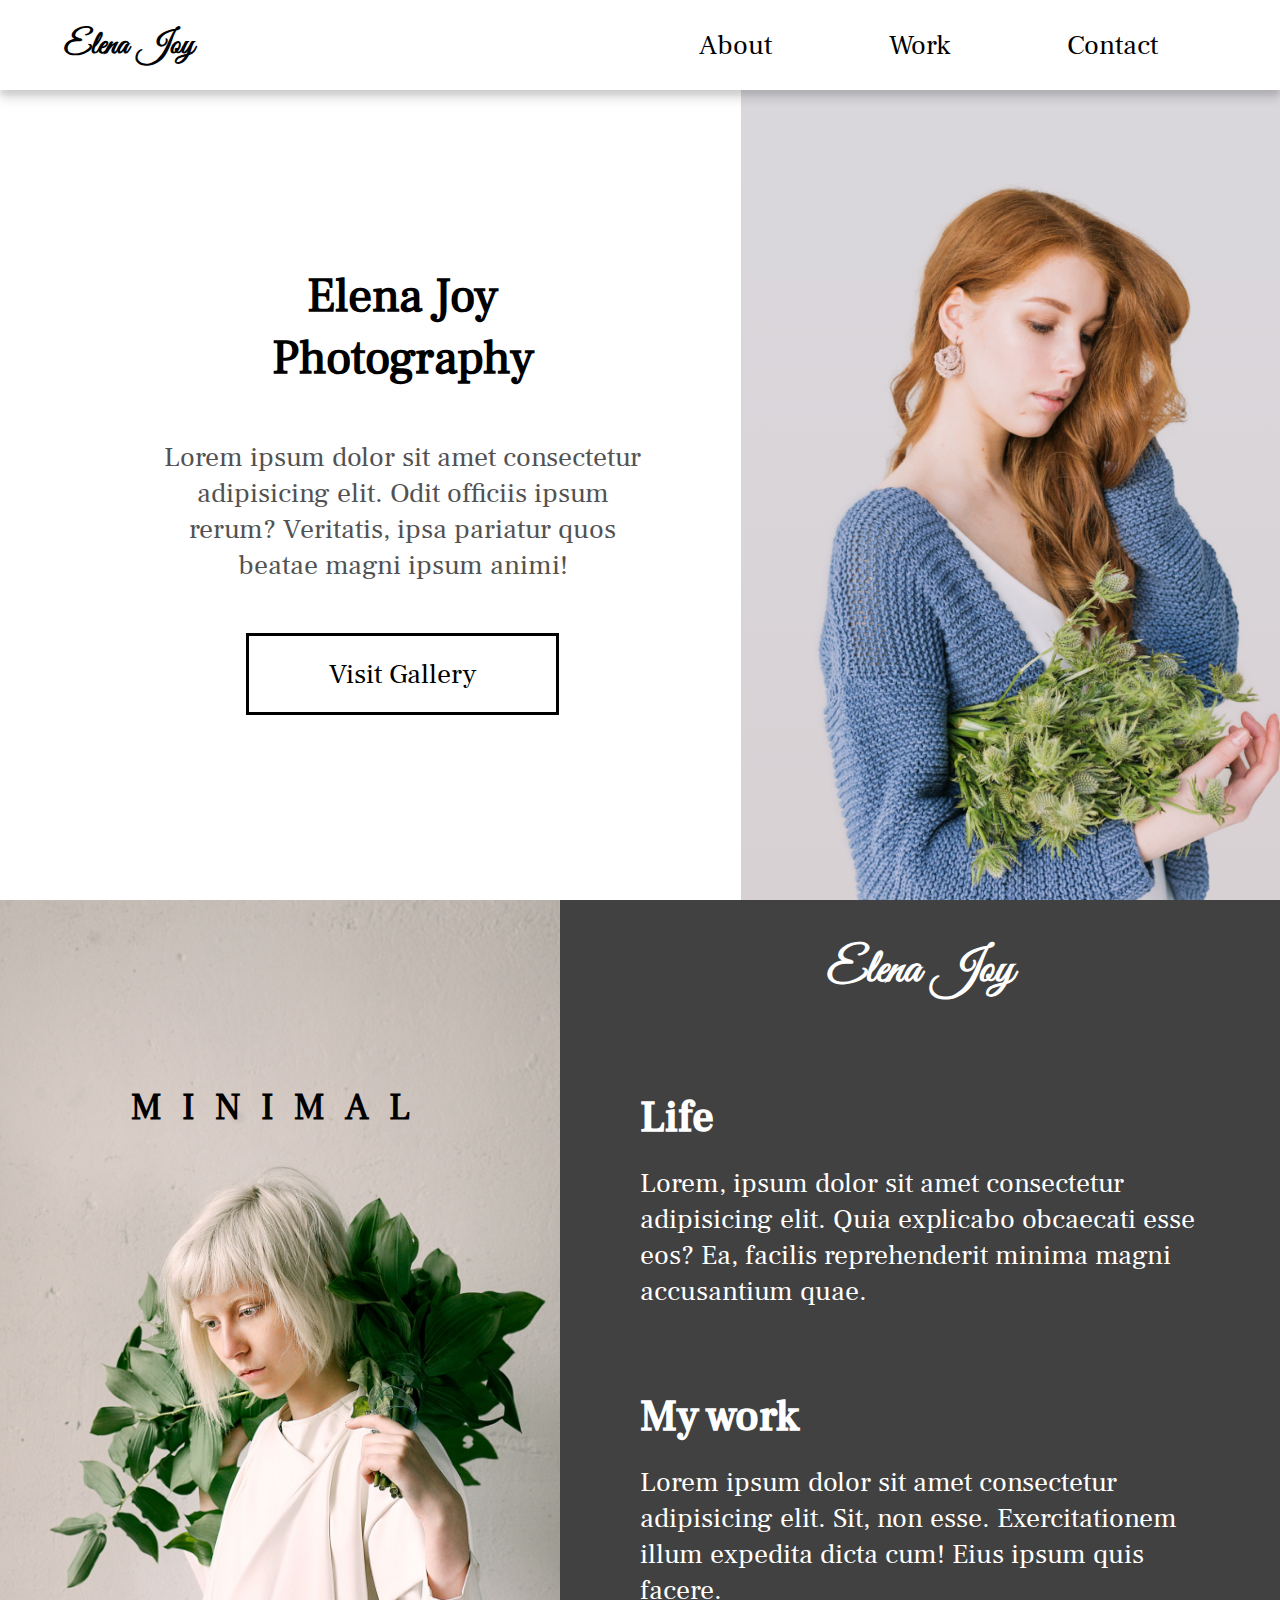
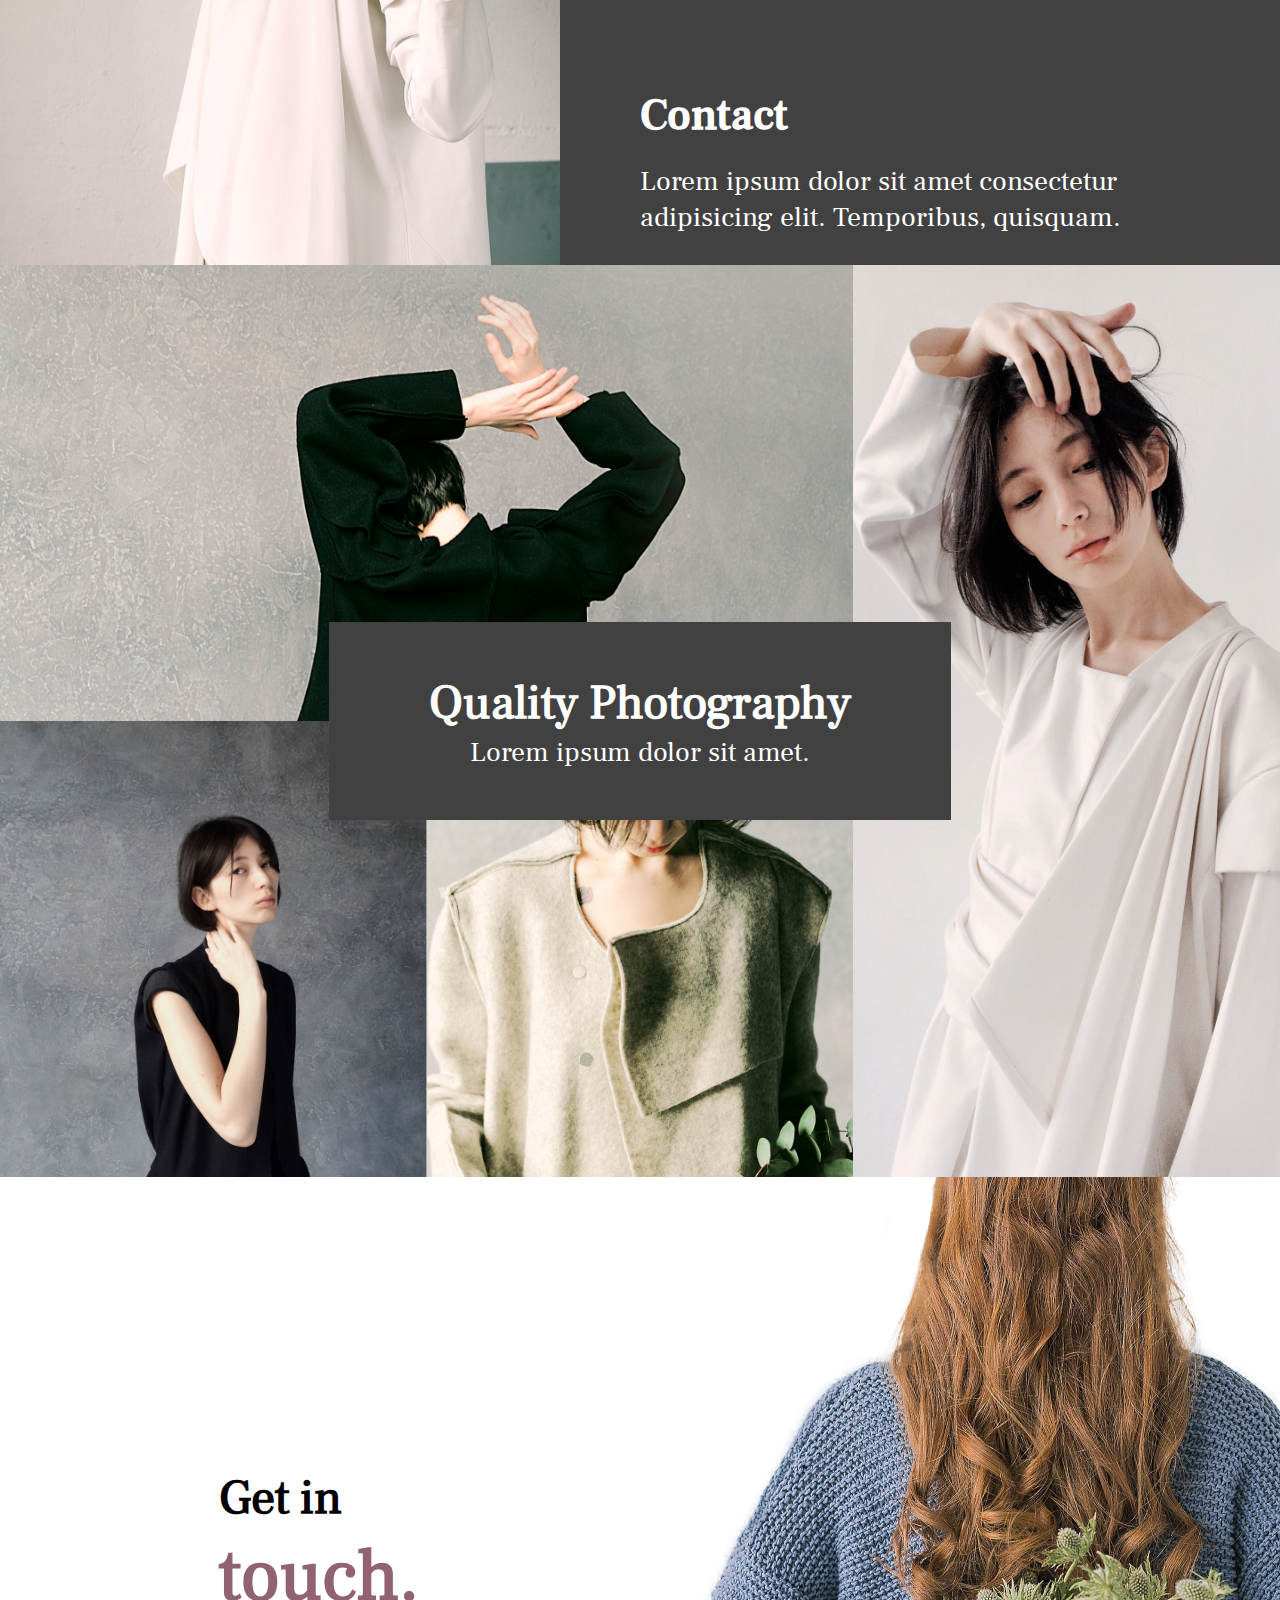
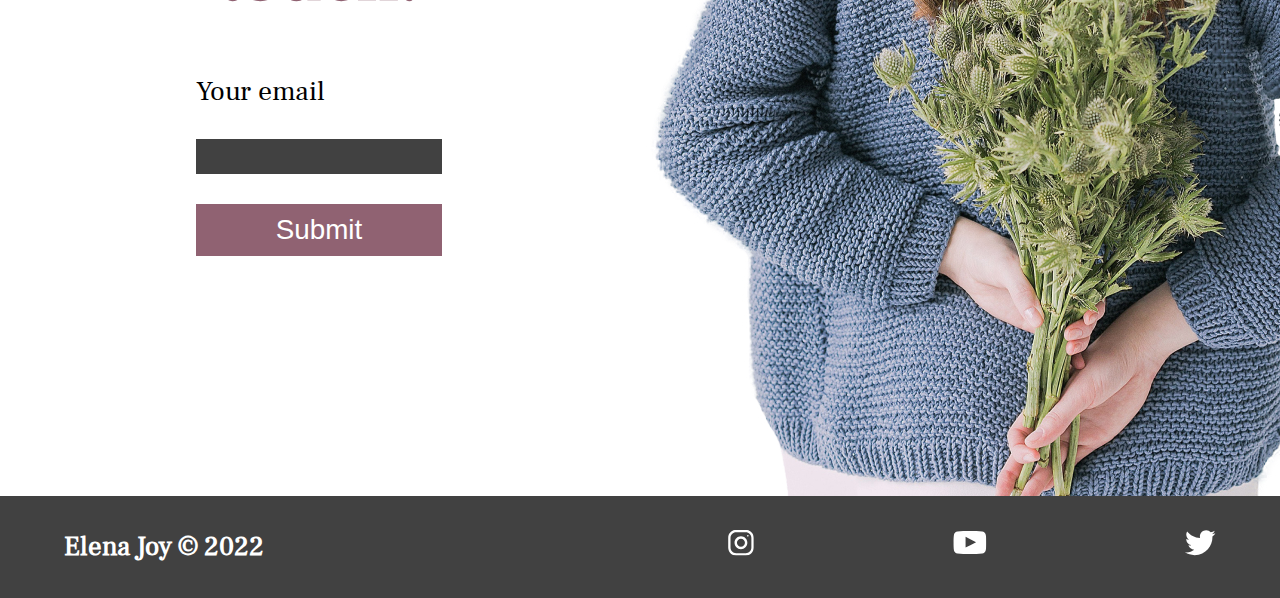
<file: elenaJoy/index.html>
<!DOCTYPE html>
<html lang="en">

<head>
    <meta charset="UTF-8">
    <meta http-equiv="X-UA-Compatible" content="IE=edge">
    <meta name="viewport" content="width=device-width, initial-scale=1.0">
    <meta name="description" content="Elena Joy photgraphy for weddings and special events">
    <meta name="robot" content="index,follow">
    <link rel="stylesheet" href="./css/style.css">
    <title>Elena Joy | Photographer</title>
</head>

<body>
    <header class="main-header">
        <nav>
            <h1 id="logo">Elena Joy</h1>
            <input class="menu-check" type="checkbox">
            <ul class="nav-links">
                <li><a href="#about">About</a></li>
                <li><a href="#gallery">Work</a></li>
                <li><a href="#contact">Contact</a></li>
            </ul>
            <div class="burger">
                <span></span>
                <span></span>
                <span></span>
            </div>
        </nav>
    </header>
    <main>
        <section class="hero">
            <div class="hero-introduction flex">
                <h2>Elena Joy<br>Photography</h2>
                <p>Lorem ipsum dolor sit amet consectetur adipisicing elit. Odit officiis ipsum rerum? Veritatis, ipsa
                    pariatur quos beatae magni ipsum animi!</p>
                <a href="#gallery">Visit Gallery</a>
            </div>
            <div class="hero-images">
                <img class="hero-elena" src="./img/elena-joy.png" alt="Picture of Elena Joy">
                <img class="plant1 plant" src="./img/plant1.png" alt="Image of plant">
                <img class="plant2 plant" src="./img/plant2.png" alt="Image of plant">
            </div>
        </section>
        <section id="about" class="about">
            <div class="about-image">
                <h5>MINIMAL</h5>
                <img src="./img/about-image.png" alt="Potrait image">
            </div>
            <div class="about-text flex">
                <h2>Elena Joy</h2>
                <div class="about-life">
                    <h3>Life</h3>
                    <p>Lorem, ipsum dolor sit amet consectetur adipisicing elit. Quia explicabo obcaecati esse eos? Ea,
                        facilis reprehenderit minima magni accusantium quae.</p>
                </div>
                <div class="about-work">
                    <h3>My work</h3>
                    <p>Lorem ipsum dolor sit amet consectetur adipisicing elit. Sit, non esse. Exercitationem illum
                        expedita dicta cum! Eius ipsum quis facere.</p>
                </div>
                <div class="about-contact">
                    <h3>Contact</h3>
                    <p>Lorem ipsum dolor sit amet consectetur adipisicing elit. Temporibus, quisquam.</p>
                </div>
            </div>
        </section>
        <section id="gallery" class="gallery">
            <header class="gallery-header">
                <h2>Quality Photography</h2>
                <p>Lorem ipsum dolor sit amet.</p>
            </header>
            <img class="gallery1" src="./img/gallery-1.jpg" alt="Gallery image">
            <img class="gallery2" src="./img/gallery-2.jpg" alt="Gallery image">
            <img class="gallery3" src="./img/gallery-3.jpg" alt="Gallery image">
            <img class="gallery4" src="./img/gallery-4.jpg" alt="Gallery image">
        </section>
        <section id="contact" class="contact">
            <div class="form-wrapper flex">
                <h2>Get in<br><span>touch.</span></h2>
                <form>
                    <label for="email">Your email</label>
                    <input type="email" name="email" id="email" required>
                    <button type="submit">Submit</button>
                </form>
            </div>
            <img src="./img/contact-image.jpg" alt="Contact image">
        </section>
    </main>
    <footer>
        <h4>Elena Joy &copy; 2022</h4>
        <ul>
            <li><a href="#"><img src="./img/instagram 1.svg" alt="Instagram"></a></li>
            <li><a href="#"><img src="./img/youtube-symbol 1.svg" alt="Youtube"></a></li>
            <li><a href="#"><img src="./img/twitter 1.svg" alt="Twitter"></a></li>
        </ul>
    </footer>
</body>

</html>
</file>
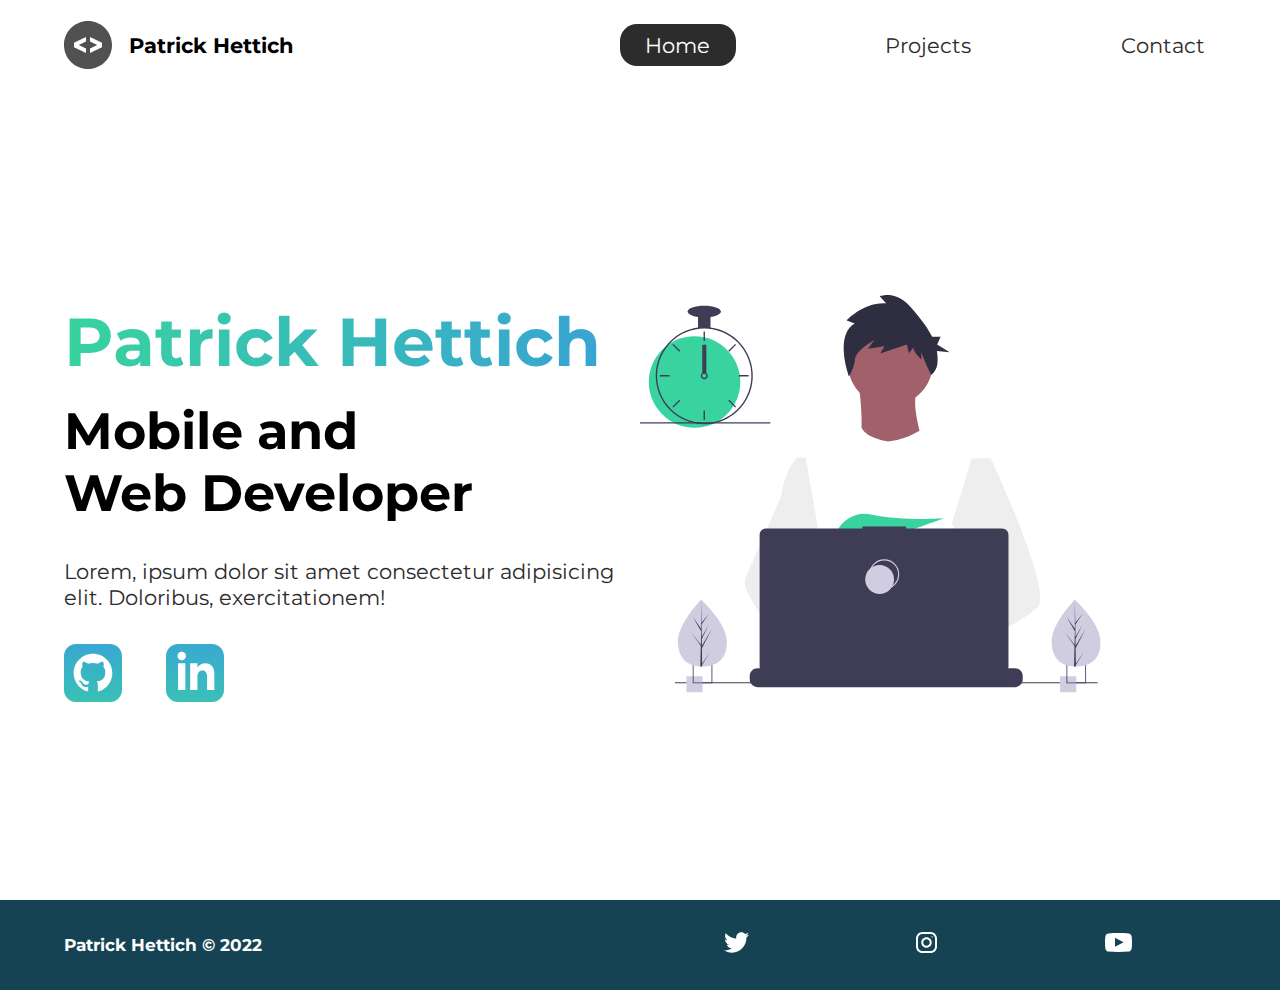
<file: portfolio/index.html>
<!DOCTYPE html>
<html lang="en">

<head>
    <meta charset="UTF-8">
    <meta http-equiv="X-UA-Compatible" content="IE=edge">
    <meta name="viewport" content="width=device-width, initial-scale=1.0">
    <meta name="robots" content="index,follow">
    <meta name="description" content="Simple Portfolio">
    <link rel="preconnect" href="https://fonts.googleapis.com">
    <link rel="preconnect" href="https://fonts.gstatic.com" crossorigin>
    <link href="https://fonts.googleapis.com/css2?family=Montserrat:wght@400;500&display=swap" rel="stylesheet">
    <link rel="stylesheet" href="./styles/style.css">
    <title>Portfolio</title>
</head>

<body>
    <header class="main-header">
        <nav>
            <div class="logo">
                <img src="./icons/code.svg" alt="Logo">
                <h1>Patrick Hettich</h1>
            </div>
            <ul>
                <li><a class="active" href="/">Home</a></li>
                <li><a href="./projects/">Projects</a></li>
                <li><a href="./contact/">Contact</a></li>
            </ul>
        </nav>
    </header>
    <section class="intro">
        <div class="intro-text">
            <h2>Patrick Hettich</h2>
            <h3>Mobile and<br>Web Developer</h3>
            <p>Lorem, ipsum dolor sit amet consectetur adipisicing elit. Doloribus, exercitationem!</p>
            <div class="intro-social">
                <a href="@"><img src="./icons/github.svg" alt="Github Link"></a>
                <a href="@"><img src="./icons/linked-in.svg" alt="Linkedin Link"></a>
            </div>
        </div>
        <div class="intro-images">
            <svg width="799" height="690" viewBox="0 0 799 690" fill="none" xmlns="http://www.w3.org/2000/svg">
                <g id="undraw_dev_productivity_umsq (1) 1" clip-path="url(#clip0)">
                    <path id="Vector"
                        d="M516.92 624.636C516.92 624.636 512.16 626.266 504.42 628.576C487.31 633.706 455.65 642.216 428.82 643.916C405.72 645.396 386.2 641.836 382.63 626.766C381.1 620.286 383.27 614.956 388 610.576C402.12 597.486 439 592.796 468.25 591.186C476.51 590.736 484.15 590.526 490.51 590.446C501.31 590.306 508.39 590.526 508.39 590.526L508.56 591.186L516.92 624.636Z"
                        fill="#A0616A" />
                    <path id="Vector_2"
                        d="M436.99 672.586C418.61 695.346 342.73 647.666 316.19 629.886C310.41 626.016 306.97 623.566 306.97 623.566L331.25 591.186L338.94 580.936C338.94 580.936 345.82 584.586 355.99 590.526C356.36 590.746 356.73 590.966 357.11 591.186C365.88 596.336 376.89 603.066 388 610.576C403.33 620.946 418.83 632.776 428.82 643.916C438.59 654.806 443.08 665.036 436.99 672.586Z"
                        fill="#A0616A" />
                    <g id="me">
                        <path id="Vector_3"
                            d="M434.672 191.952C475.283 191.607 507.926 158.406 507.582 117.795C507.237 77.1832 474.036 44.5403 433.425 44.8847C392.813 45.2291 360.17 78.4303 360.515 119.042C360.859 159.653 394.06 192.296 434.672 191.952Z"
                            fill="#A0616A" />
                        <path id="Vector_4"
                            d="M379.477 155.65C379.477 155.65 394.216 259.972 373.002 271.875C351.787 283.779 499.929 283.588 499.929 283.588C499.929 283.588 466.124 193.284 480.809 165.449L379.477 155.65Z"
                            fill="#A0616A" />
                        <path id="Vector_5"
                            d="M608.101 283.199L596.257 339.402L571.214 458.308L570.49 464.815L562.138 540.138L556.582 590.177L552.857 623.79C528.584 636.526 510.988 645.326 510.988 645.326C510.988 645.326 509.404 637.719 506.871 627.99C489.805 633.265 458.218 642.043 431.404 643.97C441.266 654.777 445.842 664.969 439.817 672.57C421.63 695.485 345.349 648.45 318.659 630.896C318.077 635.158 317.879 639.464 318.068 643.762L297.626 628.314L299.331 592.359L302.206 531.522L305.819 455.229C304.448 451.975 303.294 448.634 302.364 445.228C295.956 423.161 288.032 379.057 281.928 342.067C277.016 312.298 273.302 287.138 272.517 281.785C272.411 281.086 272.358 280.726 272.358 280.726L384.363 230.094C392.509 248.556 429.865 253.809 429.865 253.809C460.756 251.417 484.847 234.913 484.847 234.913L608.101 283.199Z"
                            fill="white" />
                        <path id="Vector_6"
                            d="M372.285 49.3811L358.49 43.9934C358.49 43.9934 386.969 12.1 426.99 14.513L415.635 2.22366C415.635 2.22366 443.04 -9.01799 468.283 19.6674C481.553 34.7467 496.908 52.4737 506.557 72.5077L521.281 72.3829L515.251 85.9663L536.874 99.3152L514.777 97.0719C516.155 104.471 516.421 112.034 515.566 119.511C514.683 126.991 510.928 133.835 505.094 138.598V138.598C505.094 138.598 487.743 103.449 487.696 97.9443L487.813 111.705C487.813 111.705 473.959 99.4371 473.889 91.1807L466.471 100.877L462.593 85.7717L416.475 101.301L423.87 88.8526L395.157 93.2246L406.278 77.9923C406.278 77.9923 373.932 96.1568 372.811 111.304C371.689 126.452 362.299 140.875 362.299 140.875C362.299 140.875 336.213 70.3294 372.285 49.3811Z"
                            fill="#2F2E41" />
                        <path id="Vector_7"
                            d="M690.215 540.422C682.794 548.605 664.338 560.992 641.951 574.422C633.623 579.413 624.757 584.559 615.71 589.676C594.122 601.889 571.514 614.001 552.857 623.79C528.584 636.526 510.988 645.326 510.988 645.326C510.988 645.326 509.403 637.719 506.871 627.99C503.48 614.968 498.397 598.141 493.184 590.715C493.002 590.456 492.82 590.218 492.638 589.979C491.121 588.022 489.601 586.885 488.112 586.897L562.138 540.138L594.127 519.926L570.489 464.814L540.842 395.683L557.908 339.727L575.062 283.479L608.101 283.199C608.101 283.199 619.243 306.985 633.514 340.166C635.647 345.128 637.851 350.299 640.096 355.64C669.469 425.394 706.176 522.836 690.215 540.422Z"
                            fill="#EEEEEE" />
                        <path id="Vector_8"
                            d="M358.123 591.2C355.41 591.212 352.702 591.456 350.029 591.928C327.074 596.073 320.47 616.94 318.659 630.896C318.077 635.158 317.879 639.464 318.068 643.761L297.626 628.314L290.178 622.687C272.316 616.628 256.353 605.733 242.483 592.84C230.449 581.456 219.634 568.849 210.213 555.223C200.831 541.793 192.448 527.692 185.134 513.034C183.094 508.943 181.977 504.454 181.864 499.884C181.751 495.314 182.644 490.775 184.48 486.588L209.154 430.327L245.218 348.098C245.471 346.146 245.752 344.237 246.059 342.371C252.995 300.511 272.367 281.786 272.367 281.786L287.286 281.659L297.778 341.932L310.813 416.815L302.364 445.227L282.839 510.845L302.205 531.522L358.123 591.2Z"
                            fill="#EEEEEE" />
                    </g>
                    <path id="Vector_9"
                        d="M372.877 415.806L385.631 430.686C390.37 429.783 395.319 428.721 400.416 427.529L396.752 415.806L405.71 426.256C459.707 412.975 526.637 387.155 526.637 387.155C526.637 387.155 454.379 392.453 400.428 380.666C376.558 375.451 351.998 387.284 342.202 409.668C336.508 422.679 337.403 433.951 357.596 433.951C364.419 433.835 371.223 433.195 377.949 432.037L372.877 415.806Z"
                        fill="#38D39F" />
                    <path id="Vector_10"
                        d="M663.65 660.386V666.456C663.654 668.122 663.345 669.774 662.74 671.326C662.472 672.018 662.147 672.687 661.77 673.326C660.578 675.326 658.887 676.983 656.862 678.133C654.838 679.283 652.549 679.887 650.22 679.886H203.67C201.342 679.887 199.053 679.283 197.028 678.133C195.003 676.983 193.312 675.326 192.12 673.326C191.743 672.687 191.419 672.018 191.15 671.326C190.546 669.774 190.237 668.122 190.24 666.456V660.386C190.24 658.622 190.587 656.876 191.262 655.246C191.936 653.616 192.926 652.136 194.173 650.888C195.42 649.641 196.901 648.652 198.53 647.977C200.16 647.302 201.906 646.955 203.67 646.956H229.41V644.126C229.41 644.052 229.425 643.979 229.453 643.911C229.481 643.843 229.522 643.782 229.574 643.73C229.626 643.678 229.688 643.636 229.756 643.608C229.824 643.58 229.897 643.566 229.97 643.566H243.4C243.474 643.566 243.547 643.58 243.615 643.608C243.683 643.636 243.745 643.678 243.797 643.73C243.849 643.782 243.89 643.843 243.918 643.911C243.946 643.979 243.96 644.052 243.96 644.126V646.956H252.35V644.126C252.35 644.052 252.365 643.979 252.393 643.911C252.421 643.843 252.462 643.782 252.514 643.73C252.566 643.678 252.628 643.636 252.696 643.608C252.764 643.58 252.837 643.566 252.91 643.566H266.34C266.414 643.566 266.487 643.58 266.555 643.608C266.623 643.636 266.684 643.678 266.736 643.73C266.789 643.782 266.83 643.843 266.858 643.911C266.886 643.979 266.9 644.052 266.9 644.126V646.956H275.3V644.126C275.3 644.052 275.315 643.979 275.343 643.911C275.371 643.843 275.412 643.782 275.464 643.73C275.516 643.678 275.578 643.636 275.646 643.608C275.714 643.58 275.787 643.566 275.86 643.566H289.29C289.364 643.566 289.437 643.58 289.505 643.608C289.573 643.636 289.634 643.678 289.686 643.73C289.739 643.782 289.78 643.843 289.808 643.911C289.836 643.979 289.85 644.052 289.85 644.126V646.956H298.24V644.126C298.24 644.052 298.255 643.979 298.283 643.911C298.311 643.843 298.352 643.782 298.404 643.73C298.456 643.678 298.518 643.636 298.586 643.608C298.654 643.58 298.727 643.566 298.8 643.566H312.23C312.304 643.566 312.377 643.58 312.445 643.608C312.513 643.636 312.574 643.678 312.626 643.73C312.678 643.782 312.72 643.843 312.748 643.911C312.776 643.979 312.79 644.052 312.79 644.126V646.956H321.18V644.126C321.18 644.052 321.194 643.979 321.223 643.911C321.251 643.843 321.292 643.782 321.344 643.73C321.396 643.678 321.458 643.636 321.526 643.608C321.594 643.58 321.667 643.566 321.74 643.566H335.17C335.244 643.566 335.317 643.58 335.385 643.608C335.453 643.636 335.514 643.678 335.566 643.73C335.618 643.782 335.66 643.843 335.688 643.911C335.716 643.979 335.73 644.052 335.73 644.126V646.956H344.13V644.126C344.13 644.052 344.145 643.979 344.173 643.911C344.201 643.843 344.242 643.782 344.294 643.73C344.346 643.678 344.408 643.636 344.476 643.608C344.544 643.58 344.617 643.566 344.69 643.566H358.12C358.194 643.566 358.267 643.58 358.335 643.608C358.403 643.636 358.464 643.678 358.516 643.73C358.569 643.782 358.61 643.843 358.638 643.911C358.666 643.979 358.68 644.052 358.68 644.126V646.956H367.07V644.126C367.07 644.052 367.085 643.979 367.113 643.911C367.141 643.843 367.182 643.782 367.234 643.73C367.286 643.678 367.348 643.636 367.416 643.608C367.484 643.58 367.557 643.566 367.63 643.566H472.83C472.904 643.566 472.977 643.58 473.045 643.608C473.113 643.636 473.174 643.678 473.227 643.73C473.279 643.782 473.32 643.843 473.348 643.911C473.376 643.979 473.39 644.052 473.39 644.126V646.956H481.79V644.126C481.79 644.052 481.804 643.979 481.833 643.911C481.861 643.843 481.902 643.782 481.954 643.73C482.006 643.678 482.068 643.636 482.136 643.608C482.204 643.58 482.277 643.566 482.35 643.566H495.78C495.928 643.567 496.07 643.627 496.175 643.732C496.279 643.836 496.339 643.978 496.34 644.126V646.956H504.73V644.126C504.73 644.052 504.745 643.979 504.773 643.911C504.801 643.843 504.842 643.782 504.894 643.73C504.946 643.678 505.008 643.636 505.076 643.608C505.144 643.58 505.217 643.566 505.29 643.566H518.72C518.794 643.566 518.867 643.58 518.935 643.608C519.003 643.636 519.065 643.678 519.117 643.73C519.169 643.782 519.21 643.843 519.238 643.911C519.266 643.979 519.28 644.052 519.28 644.126V646.956H527.67V644.126C527.67 644.052 527.685 643.979 527.713 643.911C527.741 643.843 527.782 643.782 527.834 643.73C527.886 643.678 527.948 643.636 528.016 643.608C528.084 643.58 528.157 643.566 528.23 643.566H541.66C541.734 643.566 541.807 643.58 541.875 643.608C541.943 643.636 542.005 643.678 542.057 643.73C542.109 643.782 542.15 643.843 542.178 643.911C542.206 643.979 542.22 644.052 542.22 644.126V646.956H550.62V644.126C550.62 644.052 550.635 643.979 550.663 643.911C550.691 643.843 550.732 643.782 550.784 643.73C550.836 643.678 550.898 643.636 550.966 643.608C551.034 643.58 551.107 643.566 551.18 643.566H564.61C564.757 643.568 564.898 643.628 565.001 643.733C565.104 643.837 565.161 643.979 565.16 644.126V646.956H573.56V644.126C573.56 644.052 573.575 643.979 573.603 643.911C573.631 643.843 573.672 643.782 573.724 643.73C573.776 643.678 573.838 643.636 573.906 643.608C573.974 643.58 574.047 643.566 574.12 643.566H587.55C587.624 643.566 587.697 643.58 587.765 643.608C587.833 643.636 587.895 643.678 587.947 643.73C587.999 643.782 588.04 643.843 588.068 643.911C588.096 643.979 588.11 644.052 588.11 644.126V646.956H596.5V644.126C596.5 644.052 596.515 643.979 596.543 643.911C596.571 643.843 596.612 643.782 596.664 643.73C596.716 643.678 596.778 643.636 596.846 643.608C596.914 643.58 596.987 643.566 597.06 643.566H610.49C610.564 643.566 610.637 643.58 610.705 643.608C610.773 643.636 610.835 643.678 610.887 643.73C610.939 643.782 610.98 643.843 611.008 643.911C611.036 643.979 611.05 644.052 611.05 644.126V646.956H650.22C651.984 646.955 653.731 647.302 655.36 647.977C656.99 648.652 658.471 649.641 659.718 650.888C660.965 652.136 661.954 653.616 662.629 655.246C663.304 656.876 663.651 658.622 663.65 660.386Z"
                        fill="#3F3D56" />
                    <path id="Vector_11" d="M793.5 671.326H60.5V673.326H793.5V671.326Z" fill="#3F3D56" />
                    <path id="Vector_12"
                        d="M627.694 404.757H461.251V401.326H385.78V404.757H218.651C215.665 404.757 212.801 405.943 210.69 408.054C208.578 410.166 207.392 413.029 207.392 416.015V643.927C207.392 646.913 208.578 649.776 210.69 651.888C212.801 653.999 215.665 655.185 218.651 655.185H627.694C630.68 655.185 633.544 653.999 635.655 651.888C637.767 649.776 638.953 646.913 638.953 643.927V416.015C638.953 414.537 638.662 413.073 638.096 411.707C637.53 410.341 636.701 409.1 635.655 408.054C634.61 407.009 633.369 406.18 632.003 405.614C630.637 405.048 629.173 404.757 627.694 404.757Z"
                        fill="#3F3D56" />
                    <path id="Vector_13"
                        d="M423.5 509.326C437.307 509.326 448.5 498.133 448.5 484.326C448.5 470.519 437.307 459.326 423.5 459.326C409.693 459.326 398.5 470.519 398.5 484.326C398.5 498.133 409.693 509.326 423.5 509.326Z"
                        stroke="#D0CDE1" stroke-width="2" stroke-miterlimit="10" />
                    <path id="Vector_14"
                        d="M415.5 518.326C429.307 518.326 440.5 507.133 440.5 493.326C440.5 479.519 429.307 468.326 415.5 468.326C401.693 468.326 390.5 479.519 390.5 493.326C390.5 507.133 401.693 518.326 415.5 518.326Z"
                        fill="#D0CDE1" />
                    <path id="Vector_15" d="M108.446 661.223H80.4463V689.223H108.446V661.223Z" fill="#D0CDE1" />
                    <path id="Vector_16"
                        d="M91.4502 639.223V673.223H125.45V639.223H91.4502ZM123.97 671.743H92.9202V640.703H123.97V671.743Z"
                        fill="#3F3D56" />
                    <path id="Vector_17" d="M756.446 661.223H728.446V689.223H756.446V661.223Z" fill="#D0CDE1" />
                    <path id="Vector_18"
                        d="M739.45 639.223V673.223H773.45V639.223H739.45ZM771.97 671.743H740.92V640.703H771.97V671.743Z"
                        fill="#3F3D56" />
                    <path id="Vector_19"
                        d="M94.5802 230.113C138.399 230.113 173.921 194.592 173.921 150.773C173.921 106.955 138.399 71.4326 94.5802 71.4326C50.7617 71.4326 15.2397 106.955 15.2397 150.773C15.2397 194.592 50.7617 230.113 94.5802 230.113Z"
                        fill="#38D39F" />
                    <path id="Vector_20"
                        d="M122.229 56.4899C115.045 55.5763 107.774 55.5763 100.59 56.4899C84.586 58.5913 69.5203 65.2398 57.181 75.6465C44.8417 86.0532 35.7467 99.7813 30.9754 115.202C28.8053 122.229 27.5764 129.514 27.3208 136.864C27.2848 137.886 27.2607 138.92 27.2607 139.954C27.283 162.264 36.1559 183.655 51.932 199.431C67.7082 215.207 89.0989 224.08 111.41 224.103C113.201 224.103 114.992 224.042 116.759 223.934C120.907 223.674 125.03 223.103 129.093 222.227C148.495 218.055 165.798 207.161 177.947 191.468C190.095 175.776 196.308 156.295 195.487 136.467C194.665 116.638 186.863 97.738 173.459 83.1039C160.054 68.4698 141.909 59.0435 122.229 56.4899H122.229ZM137.748 217.347H137.736C130.959 219.659 123.905 221.062 116.759 221.518C114.992 221.638 113.201 221.698 111.41 221.698C89.7377 221.672 68.961 213.051 53.6367 197.727C38.3123 182.402 29.6914 161.626 29.6649 139.954C29.6649 138.92 29.689 137.886 29.725 136.864C30.5514 115.744 39.5156 95.7617 54.7411 81.1008C69.9666 66.44 90.273 58.237 111.41 58.2089C130.776 58.21 149.513 65.0865 164.283 77.6131C179.052 90.1398 188.895 107.503 192.057 126.61C195.219 145.716 191.496 165.325 181.55 181.942C171.604 198.559 156.081 211.106 137.748 217.347H137.748Z"
                        fill="#3F3D56" />
                    <path id="Vector_21" d="M112.612 63.0176H110.208V79.8474H112.612V63.0176Z" fill="#3F3D56" />
                    <path id="Vector_22"
                        d="M57.8578 84.7018L56.1577 86.4019L68.0582 98.3023L69.7582 96.6022L57.8578 84.7018Z"
                        fill="#3F3D56" />
                    <path id="Vector_23" d="M34.4736 138.751V141.156H51.3034V138.751H34.4736Z" fill="#3F3D56" />
                    <path id="Vector_24"
                        d="M56.1578 193.506L57.8579 195.206L69.7584 183.306L68.0583 181.606L56.1578 193.506Z"
                        fill="#3F3D56" />
                    <path id="Vector_25"
                        d="M153.062 96.6022L154.762 98.3022L166.662 86.4018L164.962 84.7017L153.062 96.6022Z"
                        fill="#3F3D56" />
                    <path id="Vector_26" d="M171.516 138.751V141.156H188.346V138.751H171.516Z" fill="#3F3D56" />
                    <path id="Vector_27"
                        d="M154.762 181.605L153.062 183.305L164.962 195.206L166.662 193.506L154.762 181.605Z"
                        fill="#3F3D56" />
                    <path id="Vector_28" d="M112.612 200.06H110.208V216.89H112.612V200.06Z" fill="#3F3D56" />
                    <path id="Vector_29"
                        d="M115.016 135.145C113.976 134.365 112.711 133.943 111.41 133.943C110.11 133.943 108.844 134.365 107.804 135.145C107.091 135.686 106.505 136.375 106.085 137.165C105.552 138.181 105.322 139.329 105.421 140.473C105.52 141.616 105.944 142.707 106.644 143.617C107.343 144.527 108.288 145.218 109.368 145.608C110.447 145.997 111.616 146.07 112.735 145.817C113.855 145.564 114.878 144.996 115.685 144.179C116.492 143.363 117.048 142.333 117.288 141.21C117.528 140.088 117.441 138.92 117.039 137.846C116.636 136.771 115.935 135.834 115.017 135.145H115.016ZM111.41 143.56C110.454 143.557 109.539 143.176 108.863 142.501C108.187 141.825 107.807 140.909 107.804 139.954C107.808 139.224 108.03 138.513 108.441 137.91C108.793 137.4 109.271 136.989 109.828 136.718C110.386 136.446 111.004 136.323 111.623 136.361C112.241 136.398 112.84 136.594 113.361 136.931C113.881 137.267 114.307 137.732 114.595 138.281C114.883 138.83 115.025 139.444 115.007 140.063C114.989 140.683 114.811 141.287 114.491 141.818C114.17 142.349 113.719 142.788 113.179 143.093C112.639 143.398 112.03 143.559 111.41 143.56V143.56Z"
                        fill="#3F3D56" />
                    <path id="Vector_30" d="M122.229 35.3687H100.591V57.007H122.229V35.3687Z" fill="#3F3D56" />
                    <path id="Vector_31"
                        d="M111.41 38.9748C127.344 38.9748 140.261 34.4 140.261 28.7567C140.261 23.1134 127.344 18.5386 111.41 18.5386C95.4757 18.5386 82.5586 23.1134 82.5586 28.7567C82.5586 34.4 95.4757 38.9748 111.41 38.9748Z"
                        fill="#3F3D56" />
                    <path id="clock-arrow" d="M115 86H108V135H115V86Z" fill="#3F3D56" />
                    <path id="Vector_32" d="M226 220.44H0V222.844H226V220.44Z" fill="#3F3D56" />
                    <g id="plant-left">
                        <path id="Vector_33"
                            d="M150.594 599.754C151.527 631.704 132.858 643.413 109.43 644.097C108.886 644.113 108.344 644.123 107.805 644.126C106.719 644.135 105.643 644.117 104.577 644.072C83.3891 643.193 66.6172 631.945 65.7495 602.232C64.8515 571.482 103.018 531.529 105.882 528.574L105.887 528.571C105.996 528.458 106.052 528.402 106.052 528.402C106.052 528.402 149.661 567.807 150.594 599.754Z"
                            fill="#D0CDE1" />
                        <path id="Vector_34"
                            d="M107.744 639.255L122.626 617.124L107.774 641.636L107.805 644.126C106.719 644.135 105.643 644.117 104.577 644.072L105.315 612.06L105.295 611.813L105.322 611.766L105.393 608.741L89.0952 585.078L105.374 606.477L105.432 607.116L105.989 582.93L91.9122 558.397L106.029 578.681L105.882 528.574L105.882 528.407L105.887 528.571L106.821 568.062L119.651 552.021L106.863 571.464L107.143 593.098L118.949 571.984L107.187 596.279L107.343 608.308L124.512 578.897L107.395 612.505L107.744 639.255Z"
                            fill="#3F3D56" />
                    </g>
                    <g id="plant-right">
                        <path id="Vector_35"
                            d="M798.594 599.754C799.527 631.704 780.858 643.413 757.43 644.097C756.886 644.113 756.344 644.123 755.805 644.126C754.719 644.135 753.643 644.117 752.577 644.072C731.389 643.193 714.617 631.945 713.749 602.232C712.851 571.482 751.018 531.529 753.882 528.574L753.887 528.571C753.996 528.458 754.052 528.402 754.052 528.402C754.052 528.402 797.661 567.807 798.594 599.754Z"
                            fill="#D0CDE1" />
                        <path id="Vector_36"
                            d="M755.744 639.255L770.626 617.124L755.774 641.636L755.805 644.126C754.719 644.135 753.643 644.117 752.577 644.072L753.315 612.06L753.295 611.813L753.323 611.766L753.393 608.741L737.095 585.078L753.374 606.477L753.432 607.116L753.989 582.93L739.912 558.397L754.029 578.681L753.882 528.574L753.882 528.407L753.887 528.571L754.821 568.062L767.651 552.021L754.864 571.464L755.143 593.098L766.949 571.984L755.187 596.279L755.343 608.308L772.512 578.897L755.395 612.505L755.744 639.255Z"
                            fill="#3F3D56" />
                    </g>
                </g>
                <defs>
                    <clipPath id="clip0">
                        <rect width="798.627" height="689.223" fill="white" />
                    </clipPath>
                </defs>
            </svg>
            <img class="splash" src="./img/splash.svg" alt="splash image">
        </div>
    </section>
    <footer>
        <h4>Patrick Hettich &copy; 2022</h4>
        <ul>
            <li><a href="#"><img src="./icons/twitter 1.svg" alt="twitter link"></a></li>
            <li><a href="#"><img src="./icons/instagram 1.svg" alt="instagram link"></a></li>
            <li><a href="#"><img src="./icons/youtube-symbol 1.svg" alt="youtube link"></a></li>
        </ul>
    </footer>
</body>

</html>
</file>
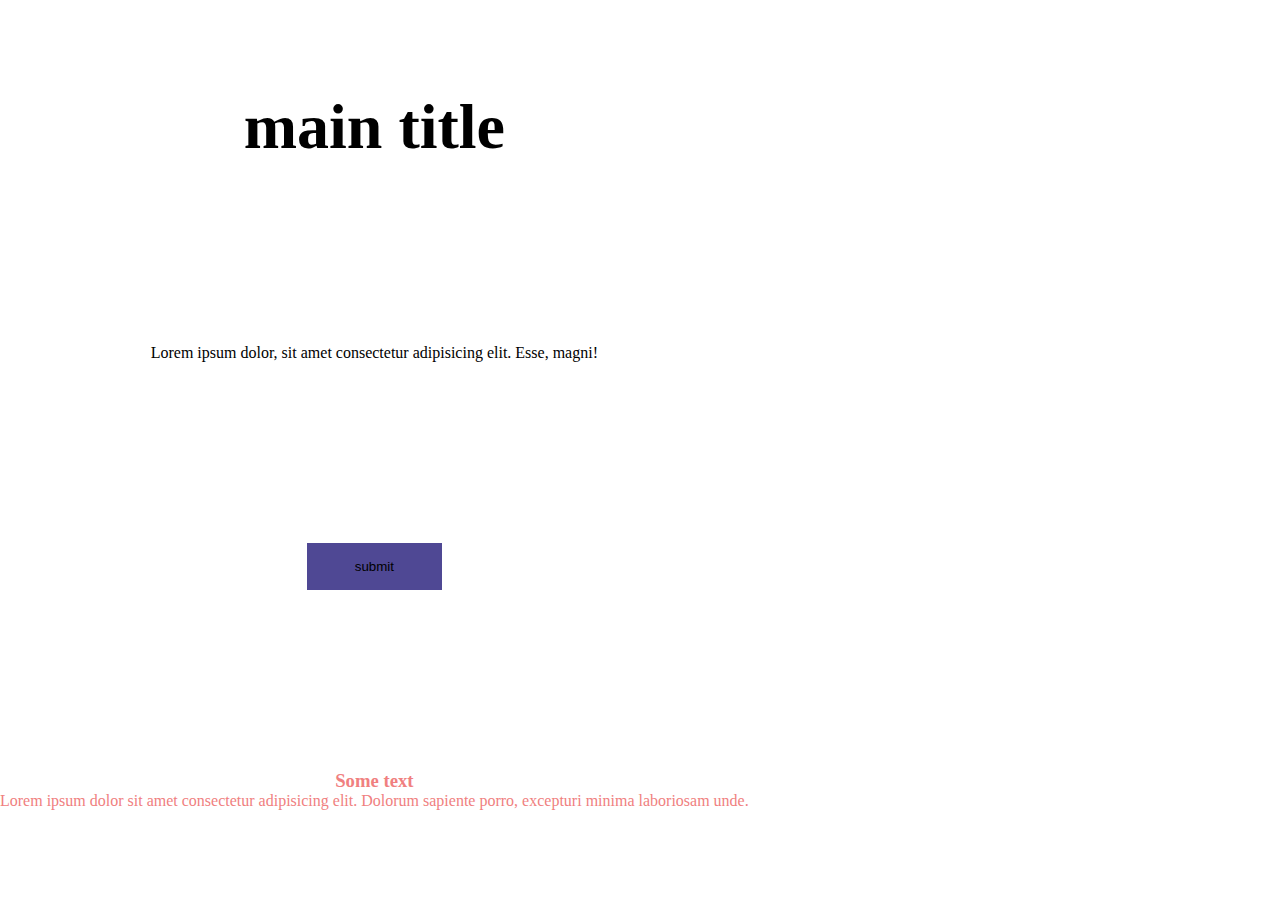
<file: sass-basics/index.html>
<!DOCTYPE html>
<html lang="en">

<head>
    <meta charset="UTF-8">
    <meta http-equiv="X-UA-Compatible" content="IE=edge">
    <meta name="viewport" content="width=device-width, initial-scale=1.0">
    <link rel="stylesheet" href="./styles/style.css">
    <title>SASS Basics</title>
</head>

<body>
    <section class="introduction">
        <h2>main title</h2>
        <p>Lorem ipsum dolor, sit amet consectetur adipisicing elit. Esse, magni!</p>
        <button>submit</button>
        <div class="box">
            <h3>Some text</h3>
            <p>Lorem ipsum dolor sit amet consectetur adipisicing elit. Dolorum sapiente porro, excepturi minima
                laboriosam unde.</p>
        </div>
    </section>
</body>

</html>
</file>
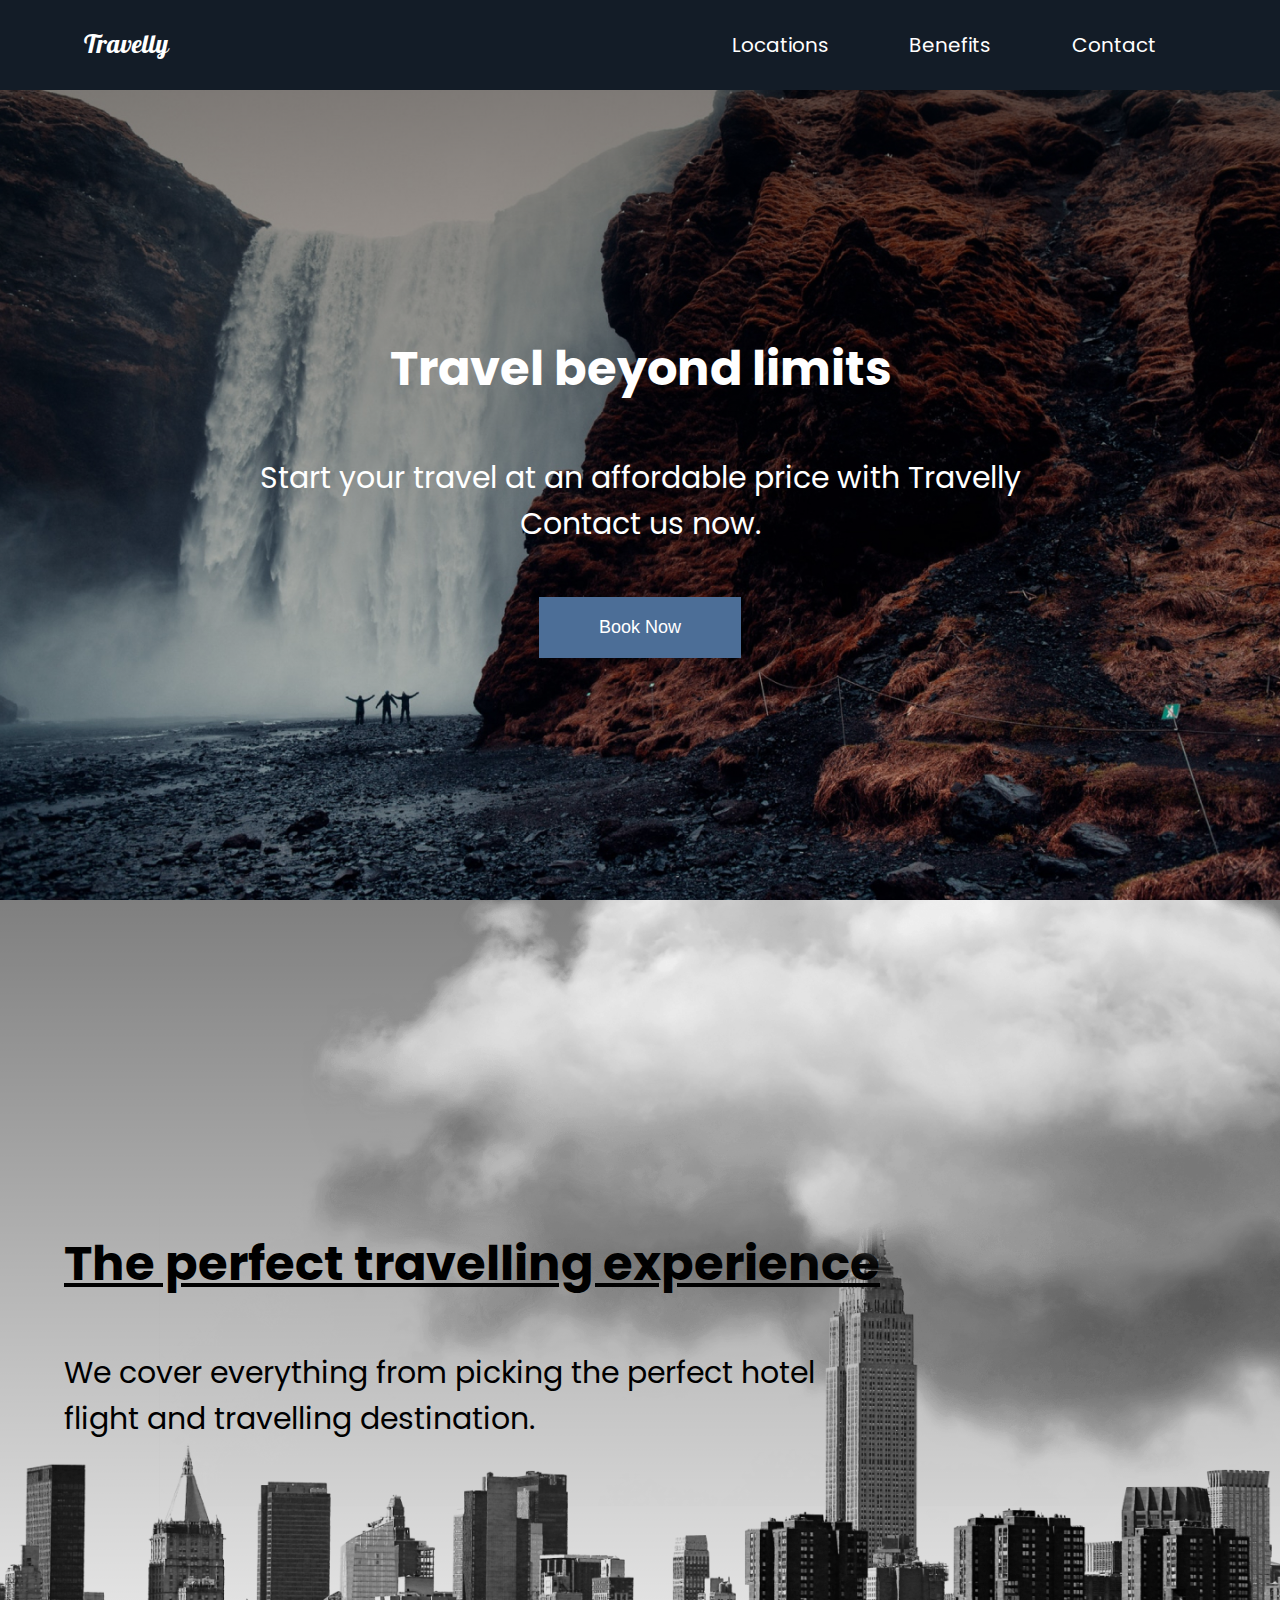
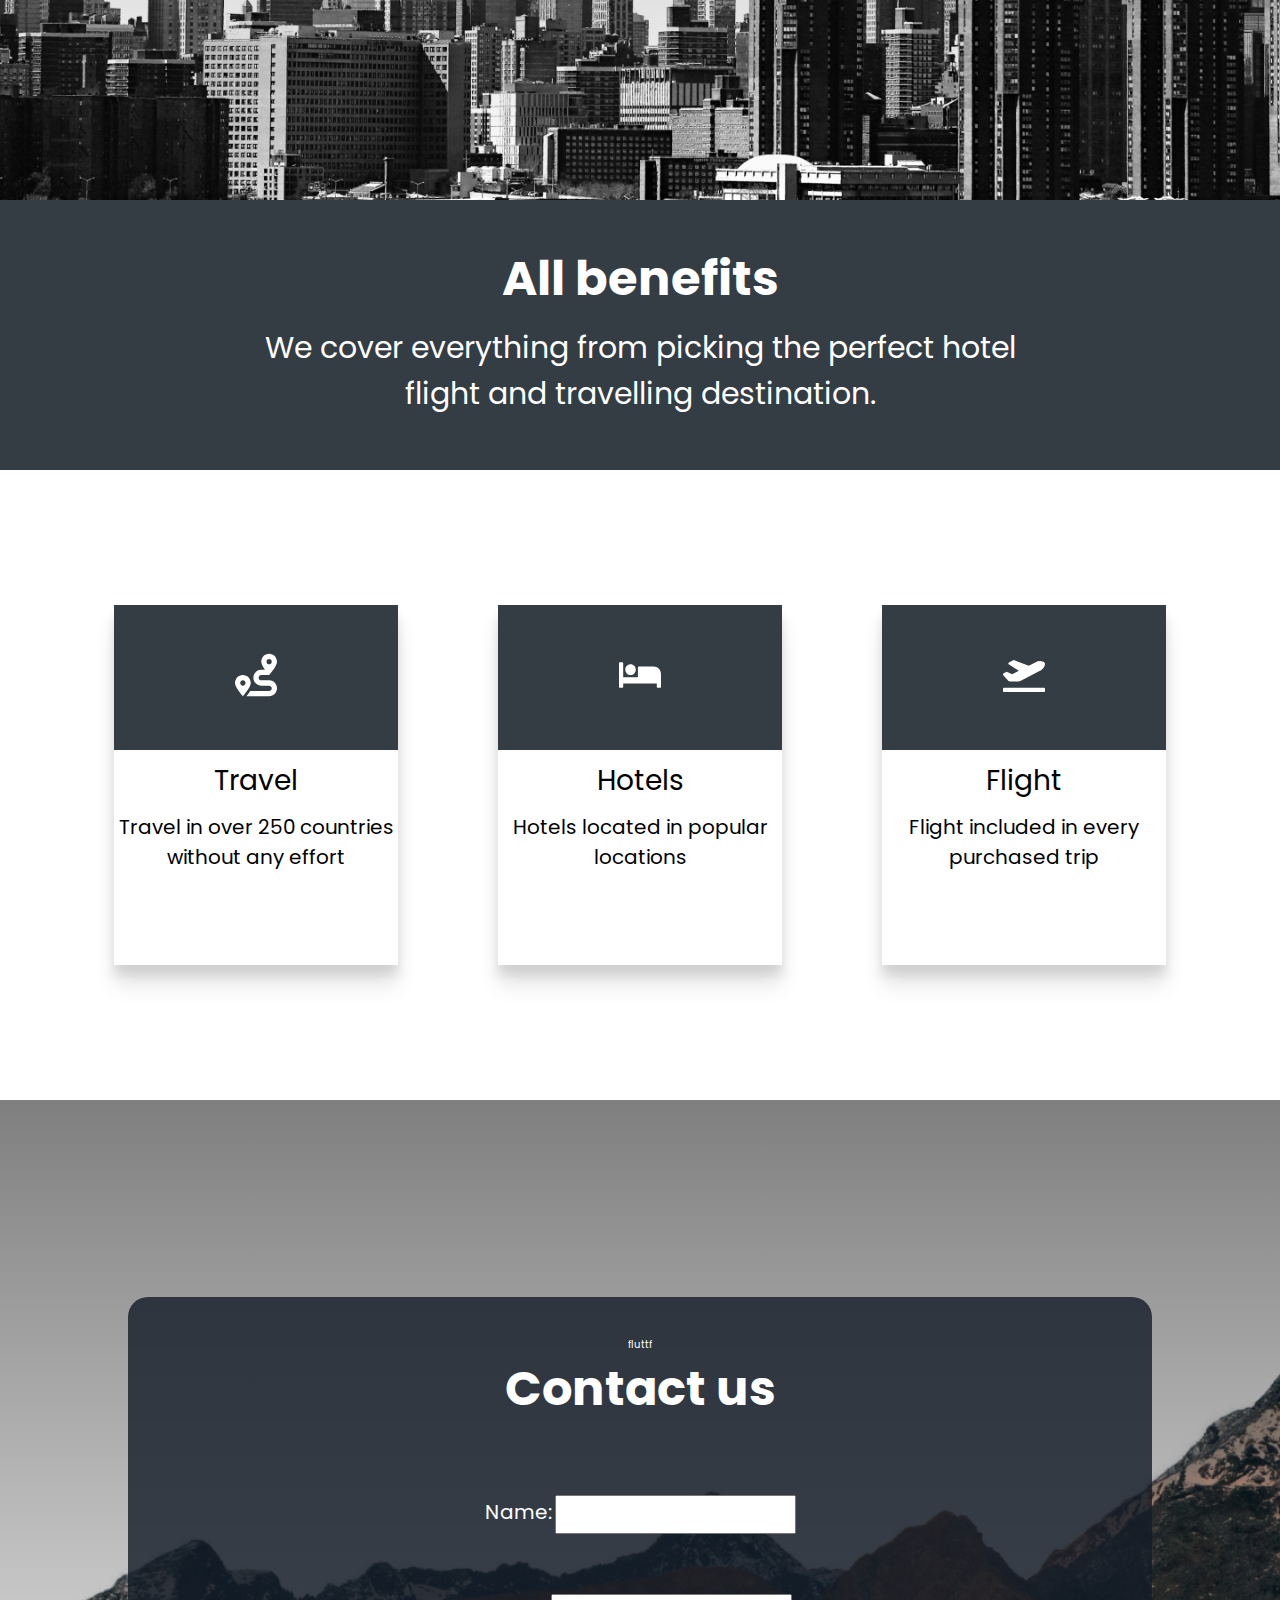
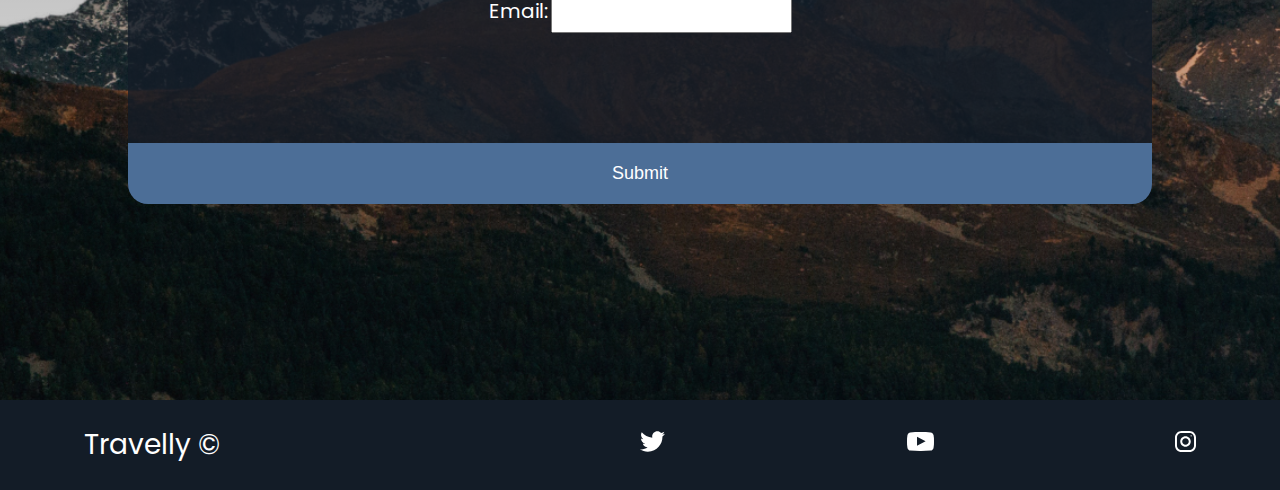
<file: travelly/index.html>
<!DOCTYPE html>
<html lang="en">

<head>
    <meta charset="UTF-8">
    <meta http-equiv="X-UA-Compatible" content="IE=edge">
    <meta name="viewport" content="width=device-width, initial-scale=1.0">
    <meta name="description" content="Travelly is a travel agency that helps you to pick your holiday vacation">
    <meta name="robot" content="index,follow">
    <link rel="icon" href="./icons/airplane.svg">
    <link rel="preconnect" href="https://fonts.googleapis.com">
    <link rel="preconnect" href="https://fonts.gstatic.com" crossorigin>
    <link href="https://fonts.googleapis.com/css2?family=Pattaya&family=Poppins:wght@400;500&display=swap"
        rel="stylesheet">
    <link rel="stylesheet" href="./css/style.css">
    <title>Travelly | Travelling Agency</title>
</head>

<body>
    <header class="main-header">
        <nav>
            <h1 id="logo">Travelly</h1>
            <ul>
                <li><a href="#locations">Locations</a></li>
                <li><a href="#benefits">Benefits</a></li>
                <li><a href="#contact">Contact</a></li>
            </ul>
        </nav>
    </header>
    <main>
        <section class="hero">
            <h2>Travel beyond limits</h2>
            <h3>Start your travel at an affordable price with Travelly<br>Contact us now.</h3>
            <button>Book Now</button>
        </section>
        <section id="locations">
            <header class="locations-header">
                <h2>The perfect travelling experience</h2>
                <h3>We cover everything from picking the perfect hotel<br>flight and travelling destination.</h3>
                <img src="./img/cloud.png" alt="cloud" class="moving-cloud-1 cloud" />
                <img src="./img/cloud.png" alt="cloud" class="moving-cloud-2 cloud" />
            </header>
        </section>
        <section id="benefits">
            <header class="benefits-header">
                <h2>All benefits</h2>
                <h3>We cover everything from picking the perfect hotel<br>flight and travelling destination.</h3>
            </header>
            <div class="cards">
                <div class="card">
                    <div class="card-icon">
                        <img src="./icons/route-solid.svg" alt="route-image">
                    </div>
                    <h4>Travel</h4>
                    <p>Travel in over 250 countries without any effort</p>
                </div>
                <div class="card">
                    <div class="card-icon">
                        <img src="./icons/bed-solid.svg" alt="bed-image">
                    </div>
                    <h4>Hotels</h4>
                    <p>Hotels located in popular locations</p>
                </div>
                <div class="card">
                    <div class="card-icon">
                        <img src="./icons/plane-departure-solid.svg" alt="airplane-image">
                    </div>
                    <h4>Flight</h4>
                    <p>Flight included in every purchased trip</p>
                </div>
            </div>
        </section>
        <section id="contact">
            <div class="form-wrapper">
                <header class="form-header">fluttf
                    <h2>Contact us</h2>
                </header>
                <form>
                    <div class="name-form">
                        <label for="name">Name:</label>
                        <input type="text" name="name" id="name" required>
                    </div>
                    <div class="email-form">
                        <label for="email">Email:</label>
                        <input type="email" name="email" id="email" required>
                    </div>
                    <button type="submit">Submit</button>
                </form>
            </div>
        </section>
    </main>
    <footer>
        <div class="footer-wrapper">
            <h5>Travelly &copy;</h5>
            <ul>
                <li><a href="#logo"><img src="./icons/twitter.svg" alt="twitter icon"></a></li>
                <li><a href="#logo"><img src="./icons/youtube.svg" alt="twitter icon"></a></li>
                <li><a href="#logo"><img src="./icons/instagram.svg" alt="twitter icon"></a></li>
            </ul>
        </div>
    </footer>
</body>

</html>
</file>
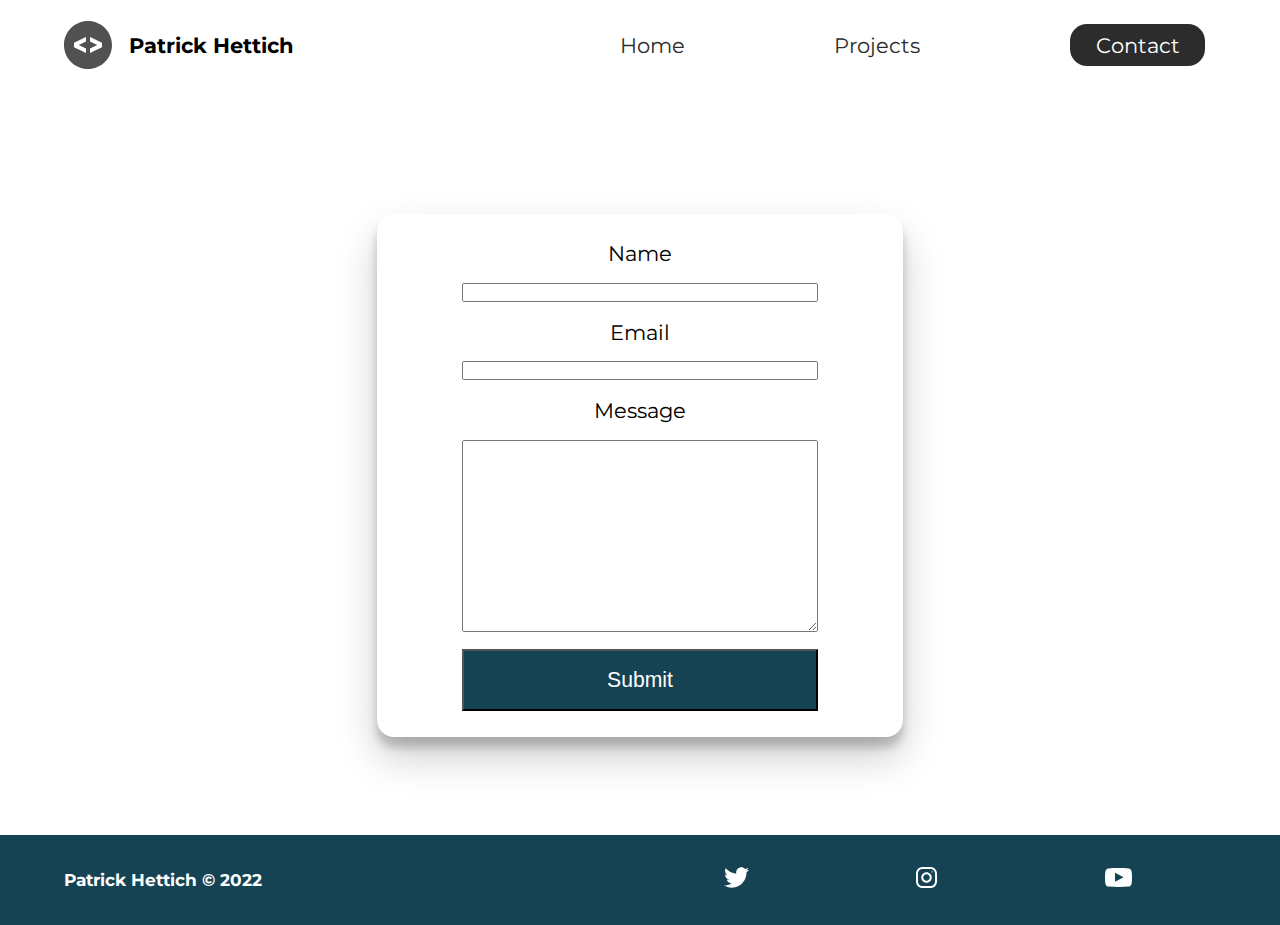
<file: portfolio/contact/index.html>
<!DOCTYPE html>
<html lang="en">

<head>
    <meta charset="UTF-8">
    <meta http-equiv="X-UA-Compatible" content="IE=edge">
    <meta name="viewport" content="width=device-width, initial-scale=1.0">
    <meta name="robots" content="index,follow">
    <meta name="description" content="Simple Portfolio">
    <link rel="preconnect" href="https://fonts.googleapis.com">
    <link rel="preconnect" href="https://fonts.gstatic.com" crossorigin>
    <link href="https://fonts.googleapis.com/css2?family=Montserrat:wght@400;500&display=swap" rel="stylesheet">
    <link rel="stylesheet" href="../styles/style.css">
    <title>Portfolio</title>
</head>

<body>
    <header class="main-header">
        <nav>
            <div class="logo">
                <img src="../icons/code.svg" alt="Logo">
                <h1>Patrick Hettich</h1>
            </div>
            <ul>
                <li><a href="../">Home</a></li>
                <li><a href="../projects/">Projects</a></li>
                <li><a class="active" href="./index.html">Contact</a></li>
            </ul>
        </nav>
    </header>
    <section class="form-section">
        <form>
            <label for="name">Name</label>
            <input type="text" name="name" id="name" required>
            <label for="email">Email</label>
            <input type="email" name="email" id="email" required>
            <label for="message">Message</label>
            <textarea name="message" id="message" cols="30" rows="10"></textarea>
            <button type="submit">Submit</button>
        </form>
    </section>
    <footer>
        <h4>Patrick Hettich &copy; 2022</h4>
        <ul>
            <li><a href="#"><img src="../icons/twitter 1.svg" alt="twitter link"></a></li>
            <li><a href="#"><img src="../icons/instagram 1.svg" alt="instagram link"></a></li>
            <li><a href="#"><img src="../icons/youtube-symbol 1.svg" alt="youtube link"></a></li>
        </ul>
    </footer>
</body>

</html>
</file>
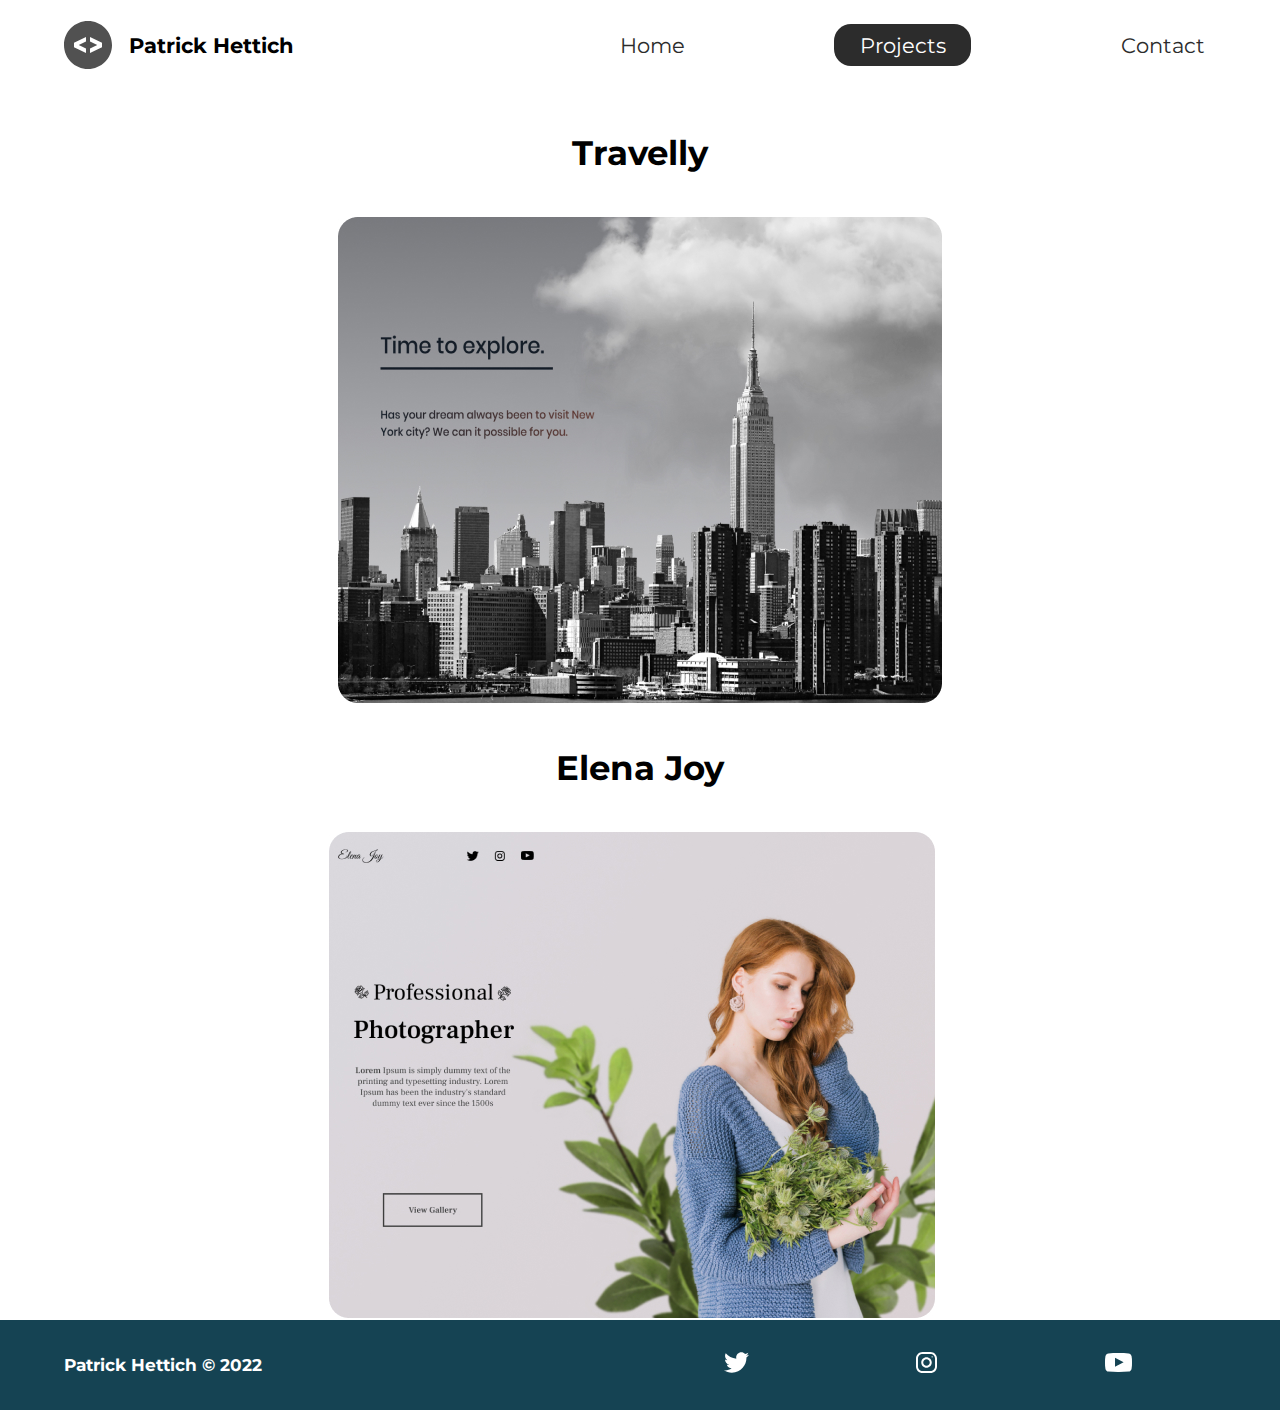
<file: portfolio/projects/index.html>
<!DOCTYPE html>
<html lang="en">

<head>
    <meta charset="UTF-8">
    <meta http-equiv="X-UA-Compatible" content="IE=edge">
    <meta name="viewport" content="width=device-width, initial-scale=1.0">
    <meta name="robots" content="index,follow">
    <meta name="description" content="Simple Portfolio">
    <link rel="preconnect" href="https://fonts.googleapis.com">
    <link rel="preconnect" href="https://fonts.gstatic.com" crossorigin>
    <link href="https://fonts.googleapis.com/css2?family=Montserrat:wght@400;500&display=swap" rel="stylesheet">
    <link rel="stylesheet" href="../styles/style.css">
    <title>Portfolio</title>
</head>

<body>
    <header class="main-header">
        <nav>
            <div class="logo">
                <img src="../icons/code.svg" alt="Logo">
                <h1>Patrick Hettich</h1>
            </div>
            <ul>
                <li><a href="../">Home</a></li>
                <li><a class="active" href="./index.html">Projects</a></li>
                <li><a href="../contact/">Contact</a></li>
            </ul>
        </nav>
    </header>
    <section class="projects">
        <div class="travelly">
            <h2>Travelly</h2>
            <img src="../img/travelly.jpg" alt="Travelly Project">
        </div>
        <div class="elena-joy">
            <h2>Elena Joy</h2>
            <img src="../img/elena-joy.jpg" alt="Elena-Joy Project">
        </div>
    </section>
    <footer>
        <h4>Patrick Hettich &copy; 2022</h4>
        <ul>
            <li><a href="#"><img src="../icons/twitter 1.svg" alt="twitter link"></a></li>
            <li><a href="#"><img src="../icons/instagram 1.svg" alt="instagram link"></a></li>
            <li><a href="#"><img src="../icons/youtube-symbol 1.svg" alt="youtube link"></a></li>
        </ul>
    </footer>
</body>

</html>
</file>
<file: elenaJoy/css/style.css>
/*
Global styles
*/
* {
    margin: 0;
    padding: 0;
    box-sizing: border-box;
}
@font-face {
    font-family: 'ruhl';
    src: url(../fonts/FrankRuhlLibre-Regular.ttf);
}
@font-face {
    font-family: 'ruhl medium';
    src: url(../fonts/FrankRuhlLibre-Medium.ttf);
}
@font-face {
    font-family: 'vibes';
    src: url(../fonts/GreatVibes-Regular.ttf);
}
html {
    font-size: 62.5%;
    /*Variable use calc to increase or decrease on change of screen size (Fluid-text-size)*/
    --header1: calc(2rem + 1vw);
    --header2: calc(3.5rem + 1vw);
    --header3: calc(3rem + 1vw);
    --header4: calc(2.4rem + 1vw);
    --text: calc(1.5rem + 1vw);
    --big-text: calc(6rem + 1vw);
    --special-color: #906272;
    --bkg-color: #414141;
    --grey-txt: #525252;
}
body {
    font-family: 'ruhl', sans-serif;
    animation: opening 1s ease-in-out;
}
h1 {
    font-size: var(--header1);
    font-family: 'vibes', sans-serif;
}
li,button,label,p,a {
    font-size: var(--text);
}
h2 {
    font-size: var(--header2);
}
h3 {
    font-size: var(--header3);
}
h4,h5 {
    font-size: var(--header4);
}
a {
    text-decoration: none;
    color: black;
}
ul {
    list-style: none;
}
.flex {
    display: flex;
    flex-direction: column;
    justify-content: center;
    align-items: center;
}

/*Nav Section*/
.main-header {
    box-shadow: 0 10px 10px rgba(0, 0, 0, 0.1), 0 5px 5px rgba(0, 0, 0, 0.1);
    z-index: 2;
    position: relative;
}
nav {
    width: 90%;
    margin: auto;
    display: flex;
    align-items: center;
    min-height: 10vh;
    padding: 2rem 0;
}
#logo {
    flex: 1 1 20rem;
}
.nav-links {
    display: flex;
    flex: 1 1 20rem;
    justify-content: space-around;
}
.hero {
    overflow: hidden;
    min-height: 90vh;
    /*Margin only on the left side with width and margin 0 0 0 auto*/
    width: 95%;
    margin: 0 0 0 auto;
    display: flex;
    flex-wrap: wrap;
}
.hero-introduction {
    flex: 2 1 40rem;
    text-align: center;
}
.hero-introduction p {
    color: var(--grey-txt);
    padding: 5rem 10rem;
}
.hero-introduction h2 {
    padding-top: 3rem;
}
.hero-introduction a {
    padding: 2rem 8rem;
    border: 3px solid black;
    margin-bottom: 4rem;
}
.hero-images {
    position: relative;
    flex: 1 1 40rem;
    background: linear-gradient(#dad8dd, #d8d1d4);
    z-index: 1;
}
.hero-elena {
    width: 100%;
    height: 100%;
    object-fit: cover;
}
.plant {
    max-height: 80%;
    position: absolute;
    bottom: 0;
    left: -20%;
    z-index: -1;
    transform-origin: bottom;
    transform: translateY(10%) rotateZ(-10deg) rotateX(-90deg);
    animation: plantEntrance 1.5s ease-in-out 0.5s forwards, plantShake 5s ease infinite alternate-reverse 2s;
}
.plant2 {
    left: 40%;
}
.burger, .menu-check {
    display: none;
}

/*About section*/
.about {
    min-height: 100vh;
    display: flex;
    flex-wrap: wrap;
}
.about-text {
    background: var(--bkg-color);
    color: white;
    flex: 2 1 40rem;
    justify-content: space-around;
}
.about-text div {
    padding: 3rem 8rem;
}
.about-text h3 {
    padding: 2rem 0;
    font-family: 'ruhl medium', sans-serif;
}
.about-text h2 {
    padding: 4rem;
    font-family: 'vibes', sans-serif;
}
.about-image {
    flex: 1 1 40rem;
    position: relative;
}
.about-image img{
    width: 100%;
    height: 100%;
    object-fit: cover;
}
.about-image h5{
    position: absolute;
    letter-spacing: 2rem;
    top: 20%;
    left: 50%;
    /*Use translate to remove the size of item and center it*/
    transform: translate(-50%, -20%);
}

/*Gallery sction*/
.gallery {
    display: grid;
    min-height: 100vh;
    grid-template-columns: repeat(3, 1fr);
    position: relative;
    /* grid-template-rows: repeat(2, 1fr); */
}
.gallery img {
    width: 100%;
    height: 100%;
    object-fit: cover;
}
.gallery1{
    grid-column: 1/3;
}
.gallery2 {
    grid-column: 3/4;
    grid-row: 1/3;
}
.gallery-header{
    position: absolute;
    top: 50%;
    left: 50%;
    transform: translate(-50%, -50%);
    color: white;
    background: var(--bkg-color);
    padding: 5rem 10rem;
    text-align: center;
}

/*Contact section*/
.contact {
    min-height: 90vh;
    display: flex;
    flex-wrap: wrap;
}
.form-wrapper {
    flex: 3 1 40rem;
}
.form-wrapper span {
    font-size: var(--big-text);
    color: var(--special-color);
}
.form-wrapper h2 {
    margin: 5rem 0;
}
.form-wrapper label {
    display: block;
}
.form-wrapper input {
    display: block;
    margin: 3rem 0rem;
    background: var(--bkg-color);
    color: white;
    border: none;
    padding: 1rem;
    width: 100%;
}
.form-wrapper button {
    padding: 1rem 8rem;
    background: var(--special-color);
    color: white;
    border: none;
    width: 100%;
}
.contact-wrapper img {
    flex: 1 1 40rem;
}

/*Footer*/
footer {
    background: var(--bkg-color);
    color: white;
    display: flex;
    padding: 3rem 5%;
    align-items: center;
    flex-wrap: wrap;
}
footer h4 {
    flex: 3 1 40rem;
    font-size: calc(1.4rem + 1vw);
}
footer ul {
    display: flex;
    flex: 1 1 40rem;
    justify-content: space-between;
    align-items: center;
}

/*Animations*/
@keyframes opening {
    from {
        opacity: 0;
    }
    to {
        opacity: 1;
    }
}
@keyframes plantEntrance {
    from {
        transform: translateY(10%) rotateZ(-10deg) rotateX(-90deg);
    }
    to {
        transform: translateY(0%) rotateZ(0deg) rotateX(0deg);
    }
}
@keyframes plantShake {
    from {
        transform: rotateZ(-5deg);
    }
    to {
        transform: rotateZ(0deg);
    }
}

/*Media queries*/
@media screen and (max-width: 1100px) {
    .contact img {
        display: none;
    }
}
@media screen and (max-width: 842px) {
    .hero {
        width: 100%;
    }
    .hero-introduction p{
        padding: 5rem 3rem;
    }
    .about-text div{
        padding: 3rem 3rem;
    }
    .gallery img {
        grid-row: auto;
        grid-column: auto;
    }
    .gallery {
        grid-template-columns: repeat(auto-fit, minmax(30rem, 1fr));
    }
    .gallery-header {
        padding: 1rem 2rem;
    }
    footer h4 {
        order: 2;
        text-align: center;
        padding: 1rem;
    }
    footer ul {
        order: 1;
    }
    /*Burger section*/
    .burger {
        position: relative;
        display: block;
    }
    .burger span {
        padding: 0.2rem 2rem;
        background: var(--grey-txt);
        margin: 0.5rem 0;
        display: block;
        transition: all 0.5s ease;
    }
    .nav-links a {
        color: white;
        font-size: var(--header3);
        text-decoration: underline;
    }
    .nav-links {
        background: var(--bkg-color);
        position: fixed;
        width: 100%;
        height: 100%;
        top: 0;
        left: 100%;
        flex-direction: column;
        align-items: center;
        transition: transform 1s ease;
    }
    .menu-check {
        position: absolute;
        top: 50%;
        right: 5%;
        transform: translate(5%, -50%);
        width: 5rem;
        height: 5rem;
        cursor: pointer;
        opacity: 0;
        z-index: 100;
        display: block;
    }
    /*Use + to target items below menu-check*/
    .menu-check:checked + .nav-links{
        transform: translateX(-100%);
    }
    /*Use ~ to target items above menu-check*/
    .menu-check:checked ~ .burger span{
        background: white;
    }
    /*Use nth-child to target in braces a specific child*/
    .menu-check:checked ~ .burger span:nth-child(1){
        transform: rotateZ(45deg) translateY(300%);
    }
    .menu-check:checked ~ .burger span:nth-child(3){
        transform: rotateZ(-45deg) translateY(-300%);
    }
    .menu-check:checked ~ .burger span:nth-child(2){
        opacity: 0;
    }
}

@media screen and (min-width: 1700px) {
    html {
        --header1: 3rem;
        --header2: 4.5rem;
        --header3: 3.5rem;
        --header4: 2.5rem;
        --text: 3rem;
        --big-text: 6rem;
    }
}
</file>
<file: portfolio/styles/style.css>
/*VARIABLES*/
/*MIXINS*/
/*
Global styles
*/
* {
  margin: 0;
  padding: 0;
  -webkit-box-sizing: border-box;
          box-sizing: border-box;
}

html {
  font-size: 62.5%;
}

body {
  font-family: 'Montserrat', sans-serif;
}

p {
  font-size: 2.5rem;
}

h1 {
  font-size: 2.5rem;
}

li, button, label, p, a {
  font-size: 2.5rem;
}

h2 {
  font-size: 4rem;
}

h3 {
  font-size: 2.5rem;
}

h4, h5 {
  font-size: 2rem;
}

a {
  text-decoration: none;
  color: #2c2c2c;
}

ul {
  list-style: none;
}

.main-header {
  width: 95%;
  margin: 0 0 0 auto;
}

nav {
  display: -webkit-box;
  display: -ms-flexbox;
  display: flex;
  -webkit-box-pack: justify;
      -ms-flex-pack: justify;
          justify-content: space-between;
  -webkit-box-align: center;
      -ms-flex-align: center;
          align-items: center;
  -webkit-box-orient: horizontal;
  -webkit-box-direction: normal;
      -ms-flex-direction: row;
          flex-direction: row;
  min-height: 10vh;
  width: 60%;
  -ms-flex-wrap: wrap;
      flex-wrap: wrap;
}

nav .logo {
  display: -webkit-box;
  display: -ms-flexbox;
  display: flex;
  -webkit-box-pack: start;
      -ms-flex-pack: start;
          justify-content: flex-start;
  -webkit-box-align: center;
      -ms-flex-align: center;
          align-items: center;
  -webkit-box-orient: horizontal;
  -webkit-box-direction: normal;
      -ms-flex-direction: row;
          flex-direction: row;
  -webkit-box-flex: 1;
      -ms-flex: 1 1 10rem;
          flex: 1 1 10rem;
}

nav .logo h1 {
  margin: 2rem;
}

nav ul {
  display: -webkit-box;
  display: -ms-flexbox;
  display: flex;
  -ms-flex-pack: distribute;
      justify-content: space-around;
  -webkit-box-align: center;
      -ms-flex-align: center;
          align-items: center;
  -webkit-box-orient: horizontal;
  -webkit-box-direction: normal;
      -ms-flex-direction: row;
          flex-direction: row;
  -webkit-box-flex: 1;
      -ms-flex: 1 1 40rem;
          flex: 1 1 40rem;
}

.intro {
  min-height: 90vh;
  width: 90%;
  margin: auto;
  -ms-flex-wrap: wrap;
      flex-wrap: wrap;
  display: -webkit-box;
  display: -ms-flexbox;
  display: flex;
  -webkit-box-pack: justify;
      -ms-flex-pack: justify;
          justify-content: space-between;
  -webkit-box-align: center;
      -ms-flex-align: center;
          align-items: center;
  -webkit-box-orient: horizontal;
  -webkit-box-direction: normal;
      -ms-flex-direction: row;
          flex-direction: row;
}

.intro h2 {
  font-size: 8rem;
  padding-top: 2rem;
  background: -webkit-gradient(linear, left top, right top, from(#38d39f), to(#38a4d3));
  background: linear-gradient(left, #38d39f, #38a4d3);
  background-clip: text;
  -webkit-text-fill-color: transparent;
  display: inline-block;
}

.intro h3 {
  font-size: 6rem;
  padding: 2rem 0;
}

.intro p {
  padding-top: 2rem;
  color: #2c2c2c;
}

.intro-social {
  margin-top: 4rem;
}

.intro-social a {
  margin-right: 5rem;
}

.splash {
  position: absolute;
  top: 0%;
  right: 0%;
  height: 100%;
  z-index: -1;
}

.active {
  background: #2c2c2c;
  color: white;
  padding: 1rem 3rem;
  border-radius: 2rem;
}

.intro-text, .intro-images {
  -webkit-box-flex: 1;
      -ms-flex: 1 1 40rem;
          flex: 1 1 40rem;
}

#plant-left {
  -webkit-animation: plant 1.5s ease infinite alternate;
          animation: plant 1.5s ease infinite alternate;
}

#plant-right {
  -webkit-animation: plant 1.5s ease infinite alternate 0.5s;
          animation: plant 1.5s ease infinite alternate 0.5s;
}

#me {
  -webkit-animation: me 2s ease infinite alternate;
          animation: me 2s ease infinite alternate;
  -webkit-transform-origin: bottom;
          transform-origin: bottom;
}

#clock-arrow {
  -webkit-animation: clock 1.5s infinite linear;
          animation: clock 1.5s infinite linear;
  transform-box: fill-box;
  -webkit-transform-origin: bottom;
          transform-origin: bottom;
}

@-webkit-keyframes plant {
  from {
    -webkit-transform: translateY(0%);
            transform: translateY(0%);
  }
  to {
    -webkit-transform: translateY(-30%);
            transform: translateY(-30%);
  }
}

@keyframes plant {
  from {
    -webkit-transform: translateY(0%);
            transform: translateY(0%);
  }
  to {
    -webkit-transform: translateY(-30%);
            transform: translateY(-30%);
  }
}

@-webkit-keyframes me {
  from {
    -webkit-transform: rotateZ(-1deg);
            transform: rotateZ(-1deg);
  }
  to {
    -webkit-transform: rotateZ(1deg);
            transform: rotateZ(1deg);
  }
}

@keyframes me {
  from {
    -webkit-transform: rotateZ(-1deg);
            transform: rotateZ(-1deg);
  }
  to {
    -webkit-transform: rotateZ(1deg);
            transform: rotateZ(1deg);
  }
}

@-webkit-keyframes clock {
  from {
    -webkit-transform: rotateZ(0deg);
            transform: rotateZ(0deg);
  }
  to {
    -webkit-transform: rotateZ(360deg);
            transform: rotateZ(360deg);
  }
}

@keyframes clock {
  from {
    -webkit-transform: rotateZ(0deg);
            transform: rotateZ(0deg);
  }
  to {
    -webkit-transform: rotateZ(360deg);
            transform: rotateZ(360deg);
  }
}

.projects {
  width: 90%;
  margin: auto;
  min-height: 90vh;
  display: -webkit-box;
  display: -ms-flexbox;
  display: flex;
  -webkit-box-pack: justify;
      -ms-flex-pack: justify;
          justify-content: space-between;
  -webkit-box-align: center;
      -ms-flex-align: center;
          align-items: center;
  -webkit-box-orient: horizontal;
  -webkit-box-direction: normal;
      -ms-flex-direction: row;
          flex-direction: row;
  text-align: center;
  -ms-flex-wrap: wrap;
      flex-wrap: wrap;
}

.projects h2 {
  margin: 5rem;
}

.travelly, .elena-joy {
  -webkit-box-flex: 1;
      -ms-flex: 1 1 40rem;
          flex: 1 1 40rem;
}

.form-section {
  height: 80vh;
  display: -webkit-box;
  display: -ms-flexbox;
  display: flex;
  -webkit-box-pack: center;
      -ms-flex-pack: center;
          justify-content: center;
  -webkit-box-align: center;
      -ms-flex-align: center;
          align-items: center;
  -webkit-box-orient: horizontal;
  -webkit-box-direction: normal;
      -ms-flex-direction: row;
          flex-direction: row;
  margin-top: 3rem;
}

.form-section form {
  display: -webkit-box;
  display: -ms-flexbox;
  display: flex;
  -webkit-box-pack: center;
      -ms-flex-pack: center;
          justify-content: center;
  -webkit-box-align: center;
      -ms-flex-align: center;
          align-items: center;
  -webkit-box-orient: vertical;
  -webkit-box-direction: normal;
      -ms-flex-direction: column;
          flex-direction: column;
  padding: 3rem 10rem;
  -webkit-box-shadow: 0 10px 10px rgba(0, 0, 0, 0.2), 0px 20px 40px rgba(0, 0, 0, 0.2);
          box-shadow: 0 10px 10px rgba(0, 0, 0, 0.2), 0px 20px 40px rgba(0, 0, 0, 0.2);
  border-radius: 2rem;
}

.form-section form input, .form-section form textarea {
  width: 100%;
  margin: 2rem;
}

.form-section form input:focus, .form-section form textarea:focus {
  outline: 2px solid black;
}

.form-section form textarea {
  font-family: 'Montserrat' sans-serif;
  font-size: 2rem;
}

.form-section form button {
  width: 100%;
  padding: 2rem;
  background: #154353;
  color: white;
  cursor: pointer;
}

.form-section form button:focus {
  background: #335764;
}

footer {
  background: #154353;
  color: white;
  min-height: 10vh;
  padding: 0 5%;
  display: -webkit-box;
  display: -ms-flexbox;
  display: flex;
  -webkit-box-pack: start;
      -ms-flex-pack: start;
          justify-content: start;
  -webkit-box-align: center;
      -ms-flex-align: center;
          align-items: center;
  -webkit-box-orient: horizontal;
  -webkit-box-direction: normal;
      -ms-flex-direction: row;
          flex-direction: row;
}

footer ul {
  -webkit-box-flex: 1;
      -ms-flex: 1 1 40rem;
          flex: 1 1 40rem;
  display: -webkit-box;
  display: -ms-flexbox;
  display: flex;
  -ms-flex-pack: distribute;
      justify-content: space-around;
  -webkit-box-align: center;
      -ms-flex-align: center;
          align-items: center;
  -webkit-box-orient: horizontal;
  -webkit-box-direction: normal;
      -ms-flex-direction: row;
          flex-direction: row;
}

footer h4 {
  -webkit-box-flex: 1;
      -ms-flex: 1 1 40rem;
          flex: 1 1 40rem;
}

/*MEDIA QUERIES*/
@media screen and (max-width: 1332px) {
  html {
    font-size: 53%;
  }
  .splash {
    display: none;
  }
  svg {
    width: 80%;
  }
  nav {
    width: 100%;
  }
}

@media screen and (max-width: 754px) {
  html {
    font-size: 45%;
  }
  svg {
    height: 60%;
  }
  .main-header {
    width: 100%;
  }
  nav .logo {
    display: -webkit-box;
    display: -ms-flexbox;
    display: flex;
    -webkit-box-pack: center;
        -ms-flex-pack: center;
            justify-content: center;
    -webkit-box-align: center;
        -ms-flex-align: center;
            align-items: center;
    -webkit-box-orient: vertical;
    -webkit-box-direction: normal;
        -ms-flex-direction: column;
            flex-direction: column;
    -webkit-box-flex: 1;
        -ms-flex: 1 1 30rem;
            flex: 1 1 30rem;
    margin-top: 2rem;
  }
  nav ul {
    -webkit-box-flex: 1;
        -ms-flex: 1 1 60rem;
            flex: 1 1 60rem;
    margin: 2rem 0;
  }
  .intro-text {
    margin-top: 5rem;
    text-align: center;
  }
  .intro-social {
    display: -webkit-box;
    display: -ms-flexbox;
    display: flex;
    -webkit-box-pack: center;
        -ms-flex-pack: center;
            justify-content: center;
    -webkit-box-align: center;
        -ms-flex-align: center;
            align-items: center;
    -webkit-box-orient: horizontal;
    -webkit-box-direction: normal;
        -ms-flex-direction: row;
            flex-direction: row;
  }
  .intro-social a {
    margin: 2rem;
  }
  .intro.images {
    text-align: center;
  }
  .elena-joy, .travelly {
    -webkit-box-flex: 1;
        -ms-flex: 1 1 50rem;
            flex: 1 1 50rem;
  }
  .elena-joy img, .travelly img {
    width: 100%;
    height: 100%;
  }
  form {
    padding: 0;
    width: 100%;
  }
}
/*# sourceMappingURL=style.css.map */
</file>
<file: sass-basics/styles/style.css>
/*IMPORT, Filenames are written with undescore "_Filename.scss"*/
/*VARIABLES*/
/*MIXIN*/
* {
  margin: 0;
  padding: 0;
  -webkit-box-sizing: border-box;
          box-sizing: border-box;
}

body {
  display: -webkit-box;
  display: -ms-flexbox;
  display: flex;
}

.introduction {
  /*include a mixin, add params*/
  display: -webkit-box;
  display: -ms-flexbox;
  display: flex;
  -ms-flex-pack: distribute;
      justify-content: space-around;
  -webkit-box-align: center;
      -ms-flex-align: center;
          align-items: center;
  -webkit-box-orient: vertical;
  -webkit-box-direction: normal;
      -ms-flex-direction: column;
          flex-direction: column;
  min-height: 100vh;
  /*STACKING*/
}

.introduction h2 {
  font-size: 4rem;
}

.introduction button {
  border: none;
  background: #4f4894;
  padding: 1rem 3rem;
  cursor: pointer;
  -webkit-transition: all 1s ease;
  transition: all 1s ease;
}

.introduction button:hover {
  background: lightslategray;
}

.introduction .box {
  display: -webkit-box;
  display: -ms-flexbox;
  display: flex;
  -webkit-box-pack: center;
      -ms-flex-pack: center;
          justify-content: center;
  -webkit-box-align: center;
      -ms-flex-align: center;
          align-items: center;
  -webkit-box-orient: vertical;
  -webkit-box-direction: normal;
      -ms-flex-direction: column;
          flex-direction: column;
  color: lightcoral;
}
/*# sourceMappingURL=style.css.map */
</file>
<file: travelly/css/style.css>
/*
Global styles
*/
* {
    margin: 0;
    padding: 0;
    box-sizing: border-box;
}
html {
    font-size: 62.5%;
}
body {
    font-family: 'Poppins', sans-serif;
}
h1 {
    font-size: 2.6rem;
}
li,button,label,p {
    font-size: 2rem;
}
h2 {
    font-size: 4.8rem;
}
h3 {
    font-size: 3rem;
    font-weight: 400;
}
h4,h5 {
    font-size: 2.8rem;
    font-weight: 400;
}
a {
    color: white;
    text-decoration: none;
}
button {
    padding: 2rem 6rem;
    background-color: #4c6e97;
    border: none;
    color: white;
    font-size: 1.8rem;
    transition: background 0.5s ease-in-out;
}
button:hover {
    background: #2f455f;
    cursor: pointer;
}

/*
Nav Section with hero
*/
.main-header {
    background-color: #131c27;
    color: white;
}
nav {
    min-height: 10vh;
    padding: 2rem;
    display: flex;
    width: 90%;
    margin: auto;
    align-items: center;
    flex-wrap: wrap;
}
nav ul {
    display: flex;
    list-style: none;
    flex: 1 1 40rem;
    justify-content: space-around;
}
#logo {
    flex: 2 1 40rem;
    font-family: 'Pattaya', sans-serif;
    font-weight: 400;
}
.hero {
    min-height: 90vh;
    background:linear-gradient(rgba(0,0,0,0.5), transparent),url('../img/landing-page.jpg');
    background-repeat: no-repeat;
    background-size: cover;
    background-position: center;
    color: white;
    display: flex;
    flex-direction: column;
    justify-content: center;
    align-items: center;
    text-align: center;
}
.hero h3 {
    padding: 5rem;
}

/*
locations section
*/
#locations {
    min-height: 100vh;
    background: linear-gradient(rgba(0,0,0,0.5), transparent), url('../img/new-york-page.png');
    background-size: cover;
    background-position: center;
    display: flex;
    align-items: center;
    position: relative;
    overflow: hidden;
}
.locations-header {
    width: 90%;
    margin: auto;
}
.locations-header h2 {
    padding: 1rem 0;
    text-decoration: underline;
}
.locations-header h3 {
    padding: 4rem 0;
    /* background-color: linear-gradient(#131c27, #663b34);
    background-clip: text;
    -webkit-text-fill-color: transparent; */
}
.cloud {
    position: absolute;
    top: 0%;
    right: 0%;
}
.moving-cloud-1 {
    animation: cloudAnimation 15s infinite alternate ease-in-out;
}
.moving-cloud-2 {
    top: 15%;
    z-index: -1;
    animation: cloudAnimation 20s infinite alternate ease-in-out;
}

/*
benefits section
*/
.benefits-header {
    background: #343c44;
    padding: 3rem;
    min-height: 30vh;
    display: flex;
    flex-direction: column;
    justify-content: center;
    align-items: center;
    color: white;
    text-align: center;
}
.benefits-header h3 {
    padding: 1rem;
}
.cards {
    width: 90%;
    margin: auto;
    display: flex;
    min-height: 70vh;
    align-items: center;
    flex-wrap: wrap;
}
.card {
    flex: 1 1 25rem;
    min-height: 40vh;
    margin: 2rem 5rem;
    box-shadow: 0px 10px 10px rgba(0, 0, 0, 0.1), 0px 20px 20px rgba(0, 0, 0, 0.1);
    text-align: center;
}
.card h4 {
    padding: 1rem;
}
.card-icon {
    background: #343c44;
    text-align: center;
}
.cards img {
    height: 100px;
    max-width: 15%;
    margin: 2rem;
}
/*
contact section
*/
#contact {
    min-height: 100vh;
    background: linear-gradient(rgba(0,0,0,0.5), transparent), url('../img/contact-mountain.png');
    background-size: cover;
    background-repeat: no-repeat;
    background-position: center;
    display: flex;
    align-items: center;
    justify-content: center;
}
.form-wrapper {
    background: rgba(19,28,39,0.8);
    width: 80%;
    color: white;
    border-radius: 20px;
}
.form-header {
    text-align: center;
    padding: 4rem;
}
.name-form, .email-form {
    padding: 3rem;
    text-align: center;
}
.form-wrapper label {
    max-width: 0rem 3rem;
}
.form-wrapper button {
    width: 100%;
    padding: 2rem;
    margin-top: 8rem;
    border-bottom-left-radius: 20px;
    border-bottom-right-radius: 20px;
}
.form-wrapper input {
    padding: 1rem 3rem;
}

/*
footer section
*/
footer {
    color: white;
    background-color: rgba(19, 28, 39, 1);
}
.footer-wrapper {
    display: flex;
    padding: 2rem;
    width: 90%;
    margin: auto;
    align-items: center;
    min-height: 10vh;
}
footer ul {
    display: flex;
    flex: 1 1 40rem;
    list-style: none;
    justify-content: space-between;
    align-items: center;
}
footer h5 {
    flex: 1 1 40rem;
}

/*
keyframes
*/
@keyframes cloudAnimation {
    from {
        transform: translate(10%, -10%);
    }
    to {
        transform: translate(0%, -0%);
    }
}

/*
media query
*/
@media screen and (max-width: 932px){
    html {
        font-size: 45%;
    }
    nav {
        text-align: center;
    }
    #logo {
        padding: 1rem;
    }
    .cloud {
        height: 60rem;
    }
}
</file>
